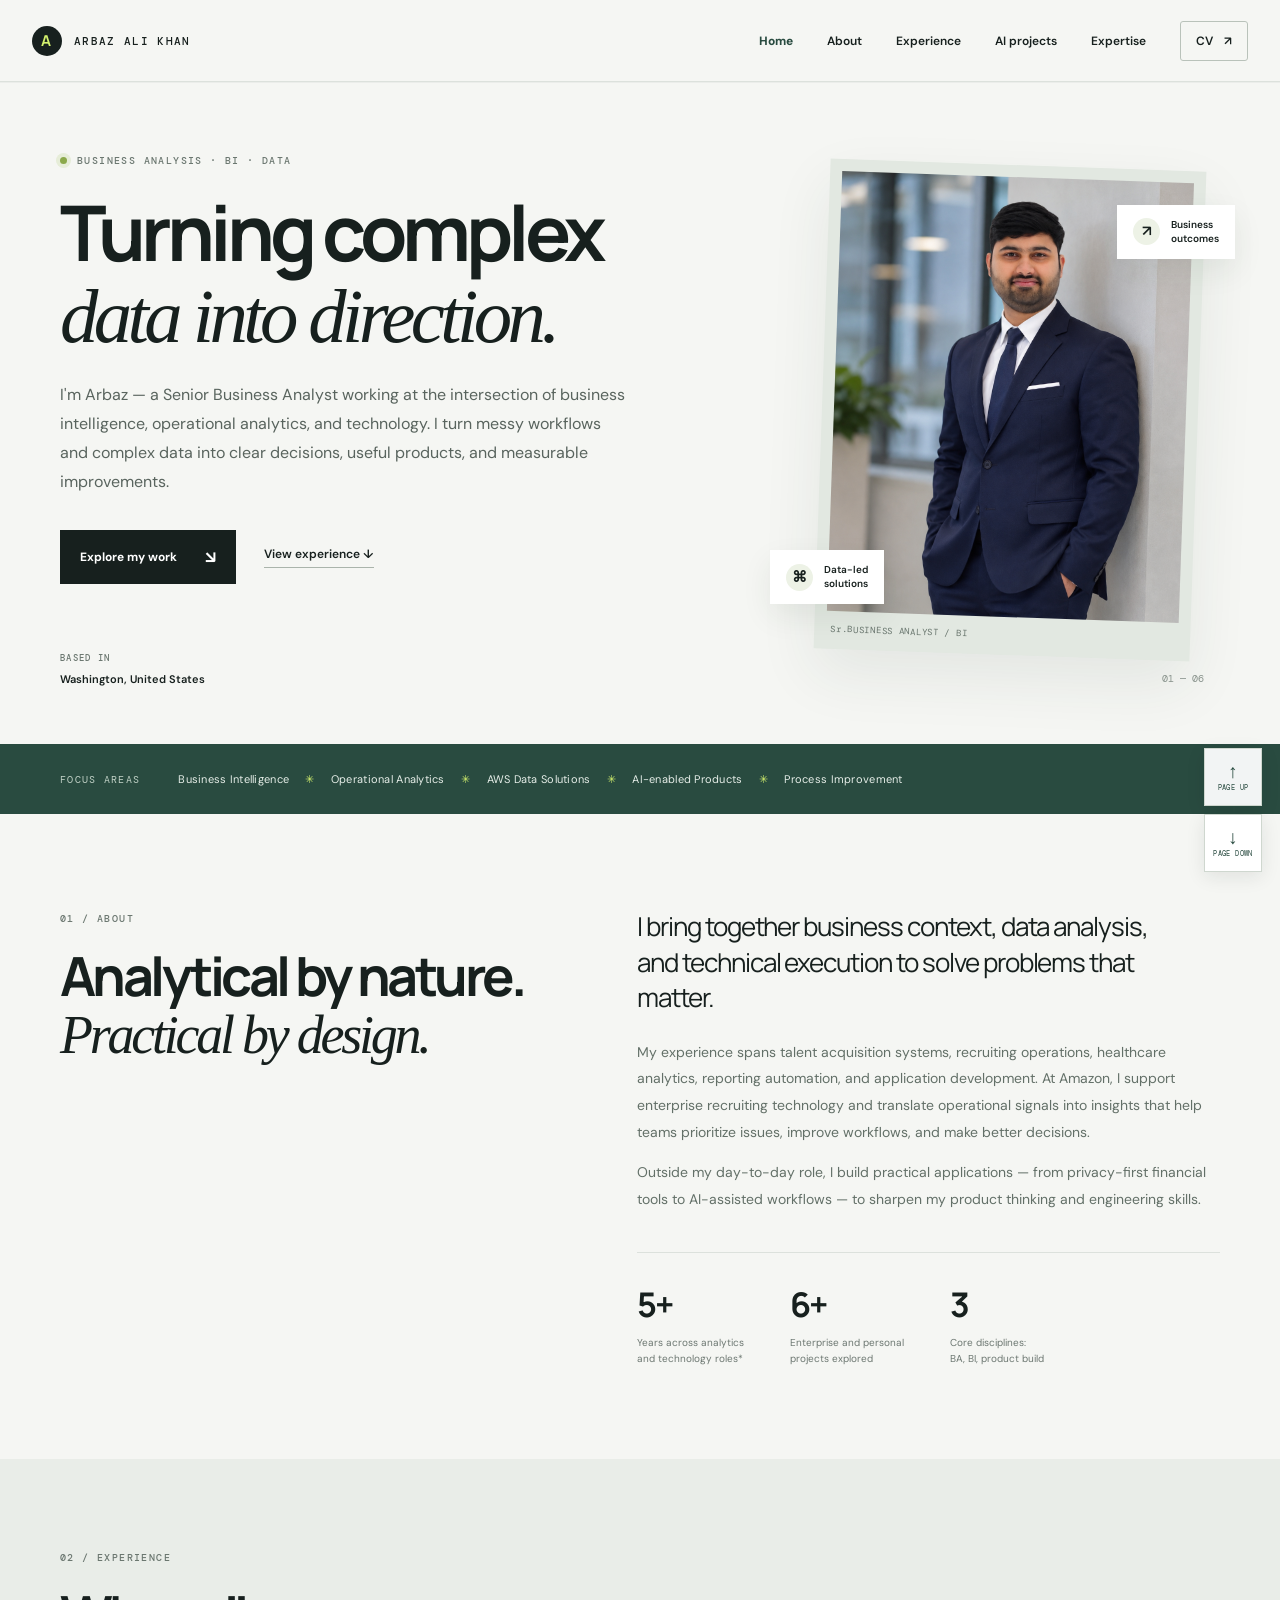
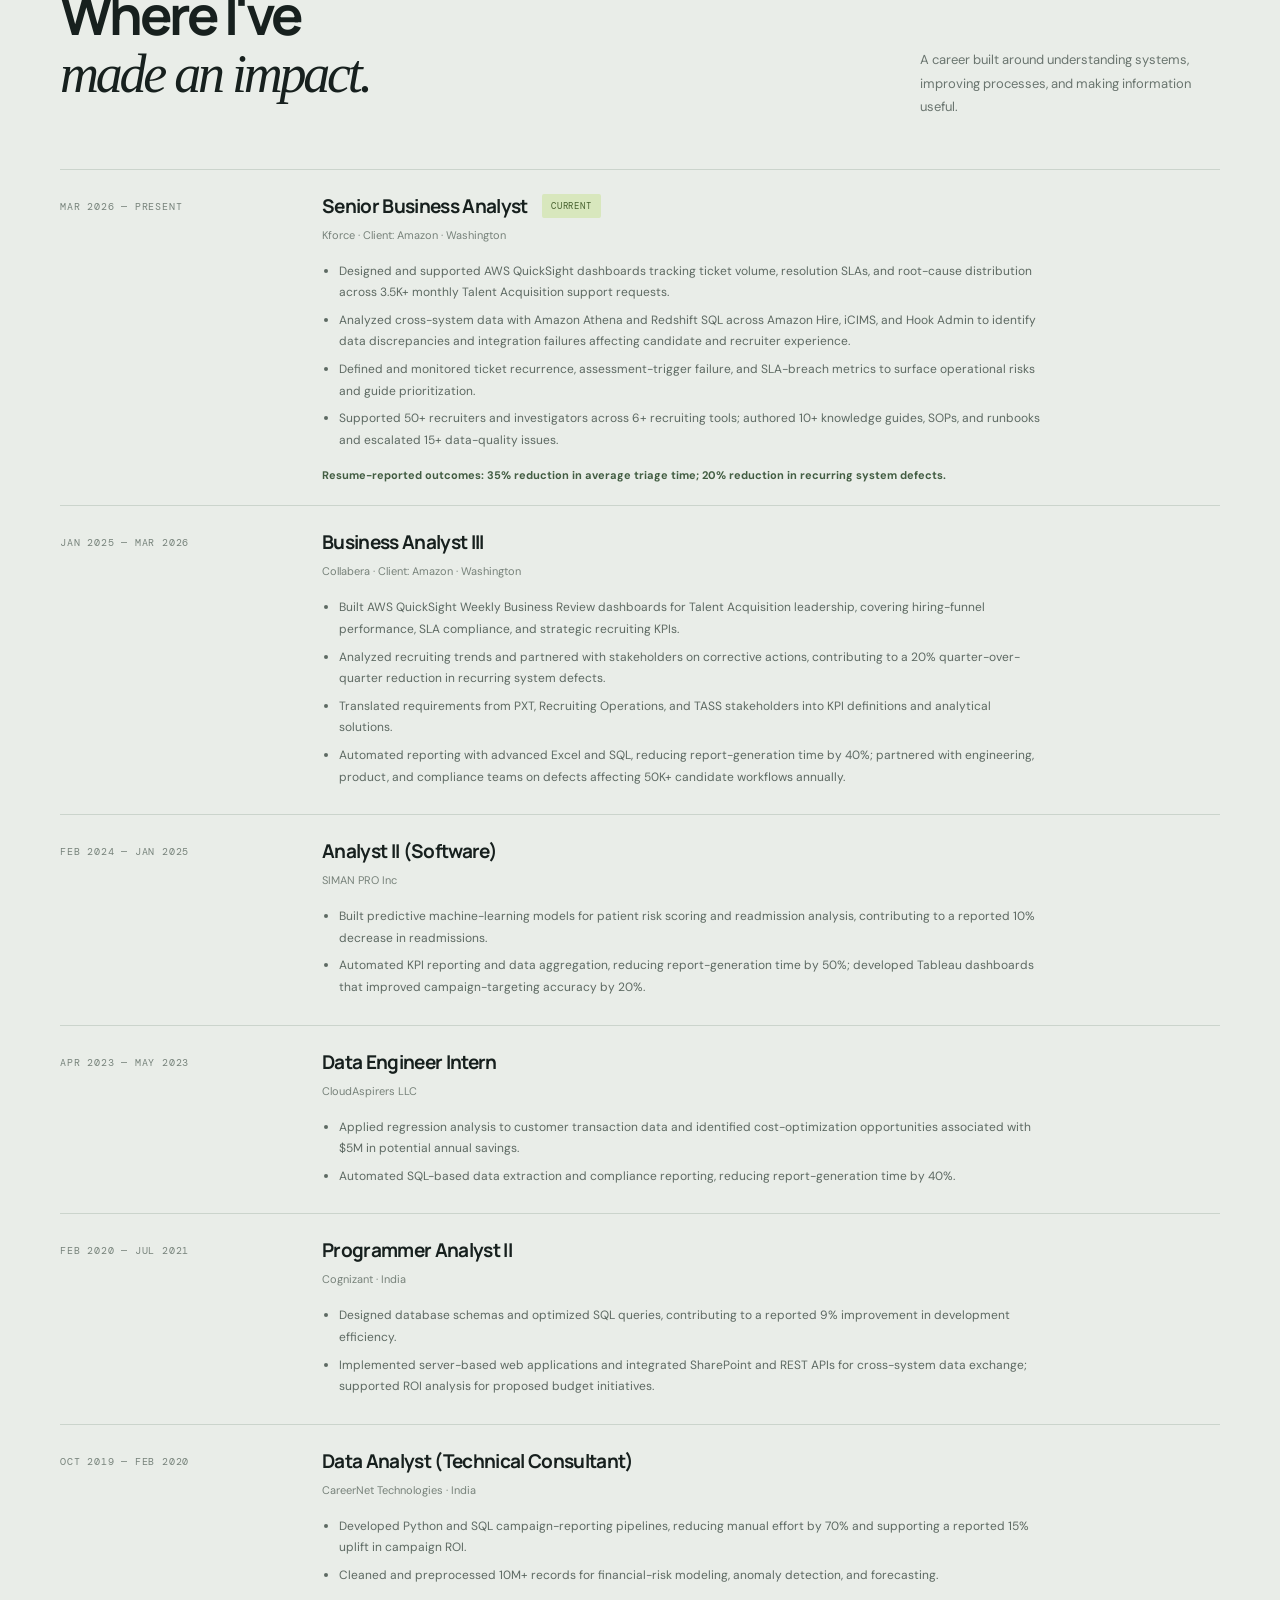
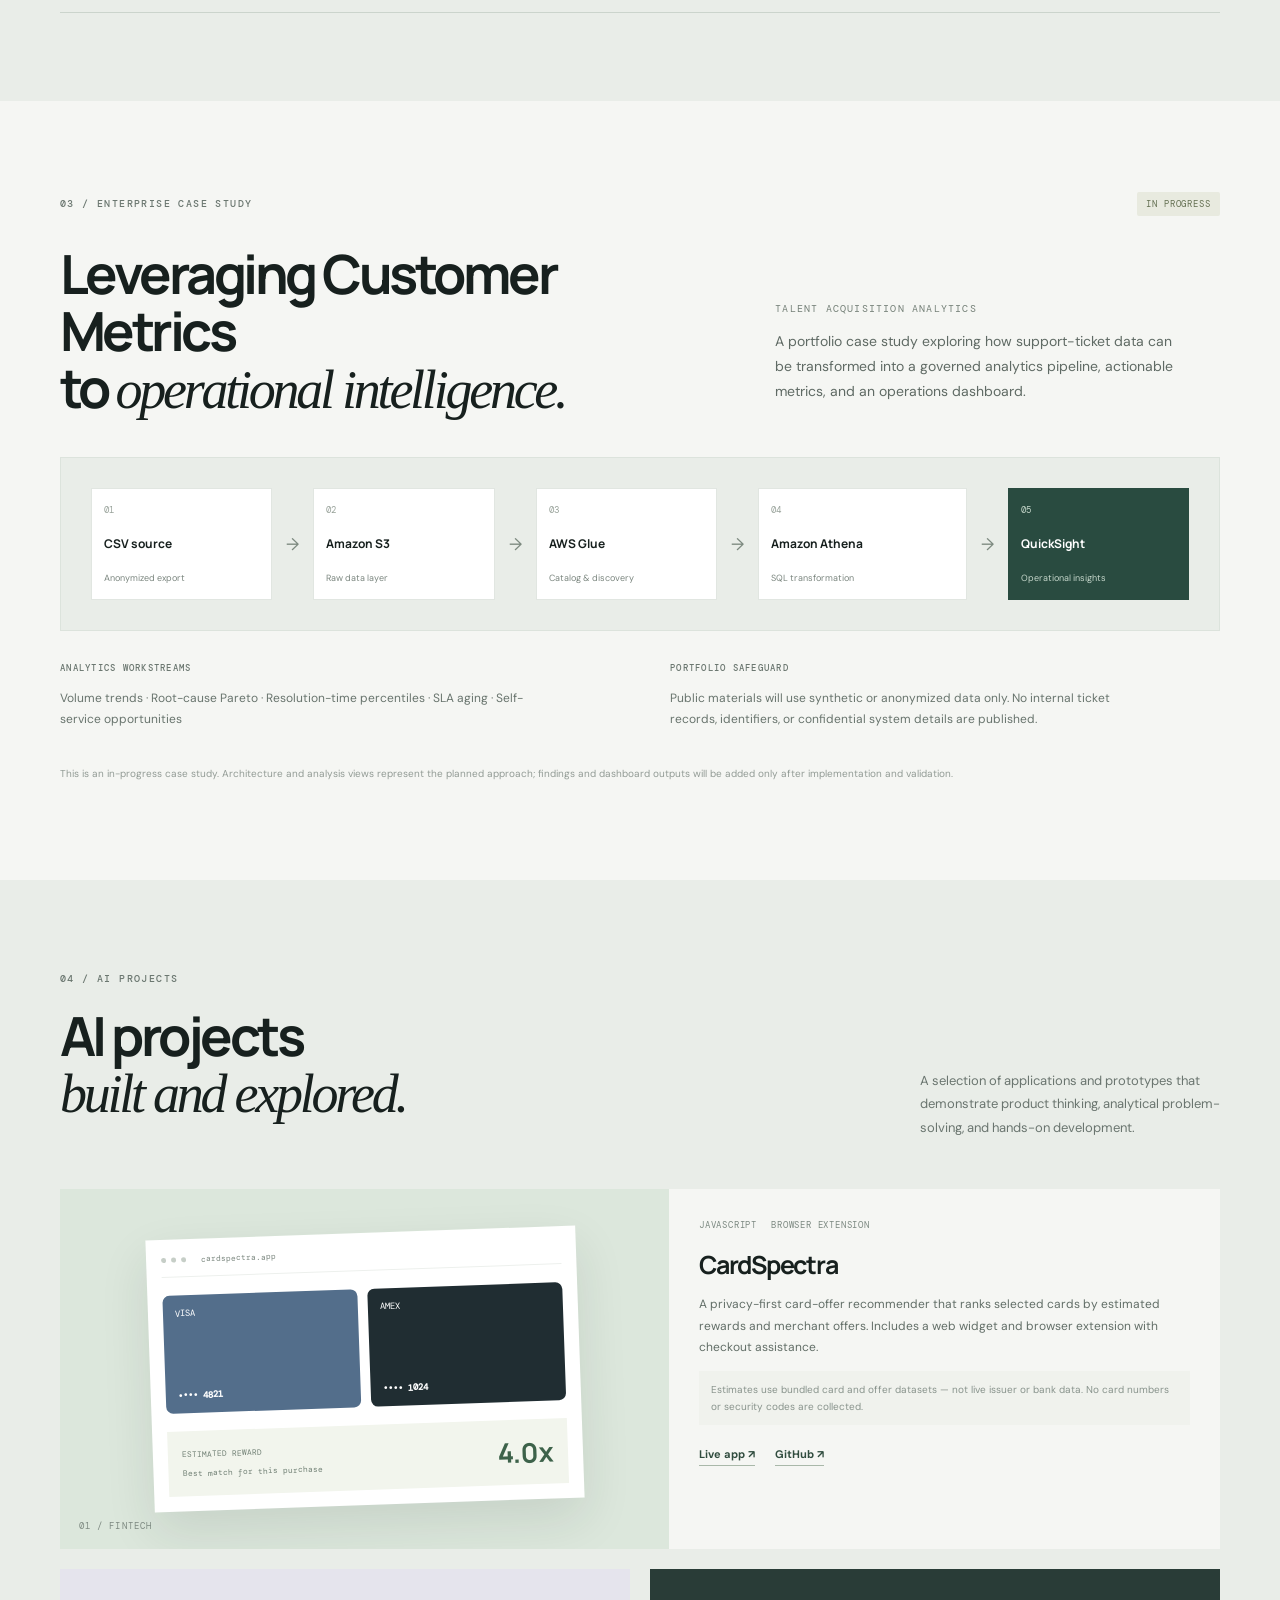
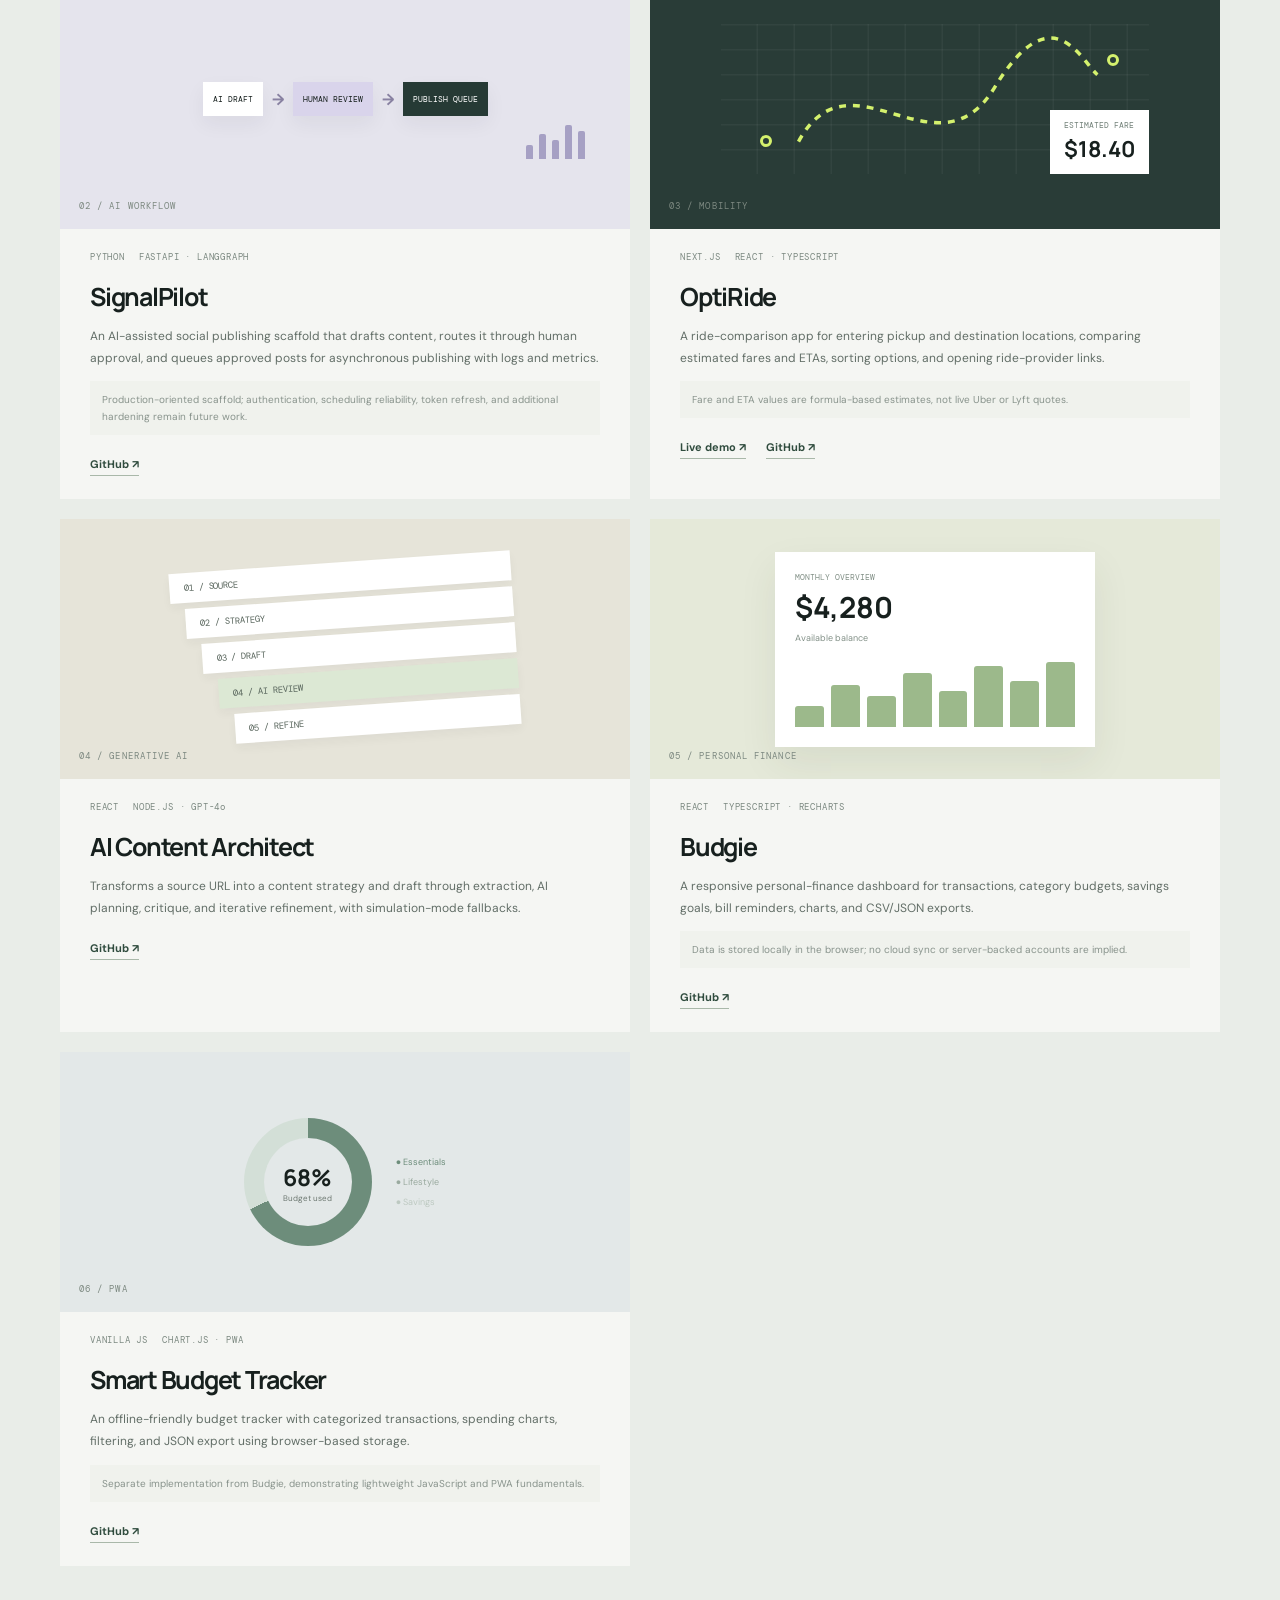
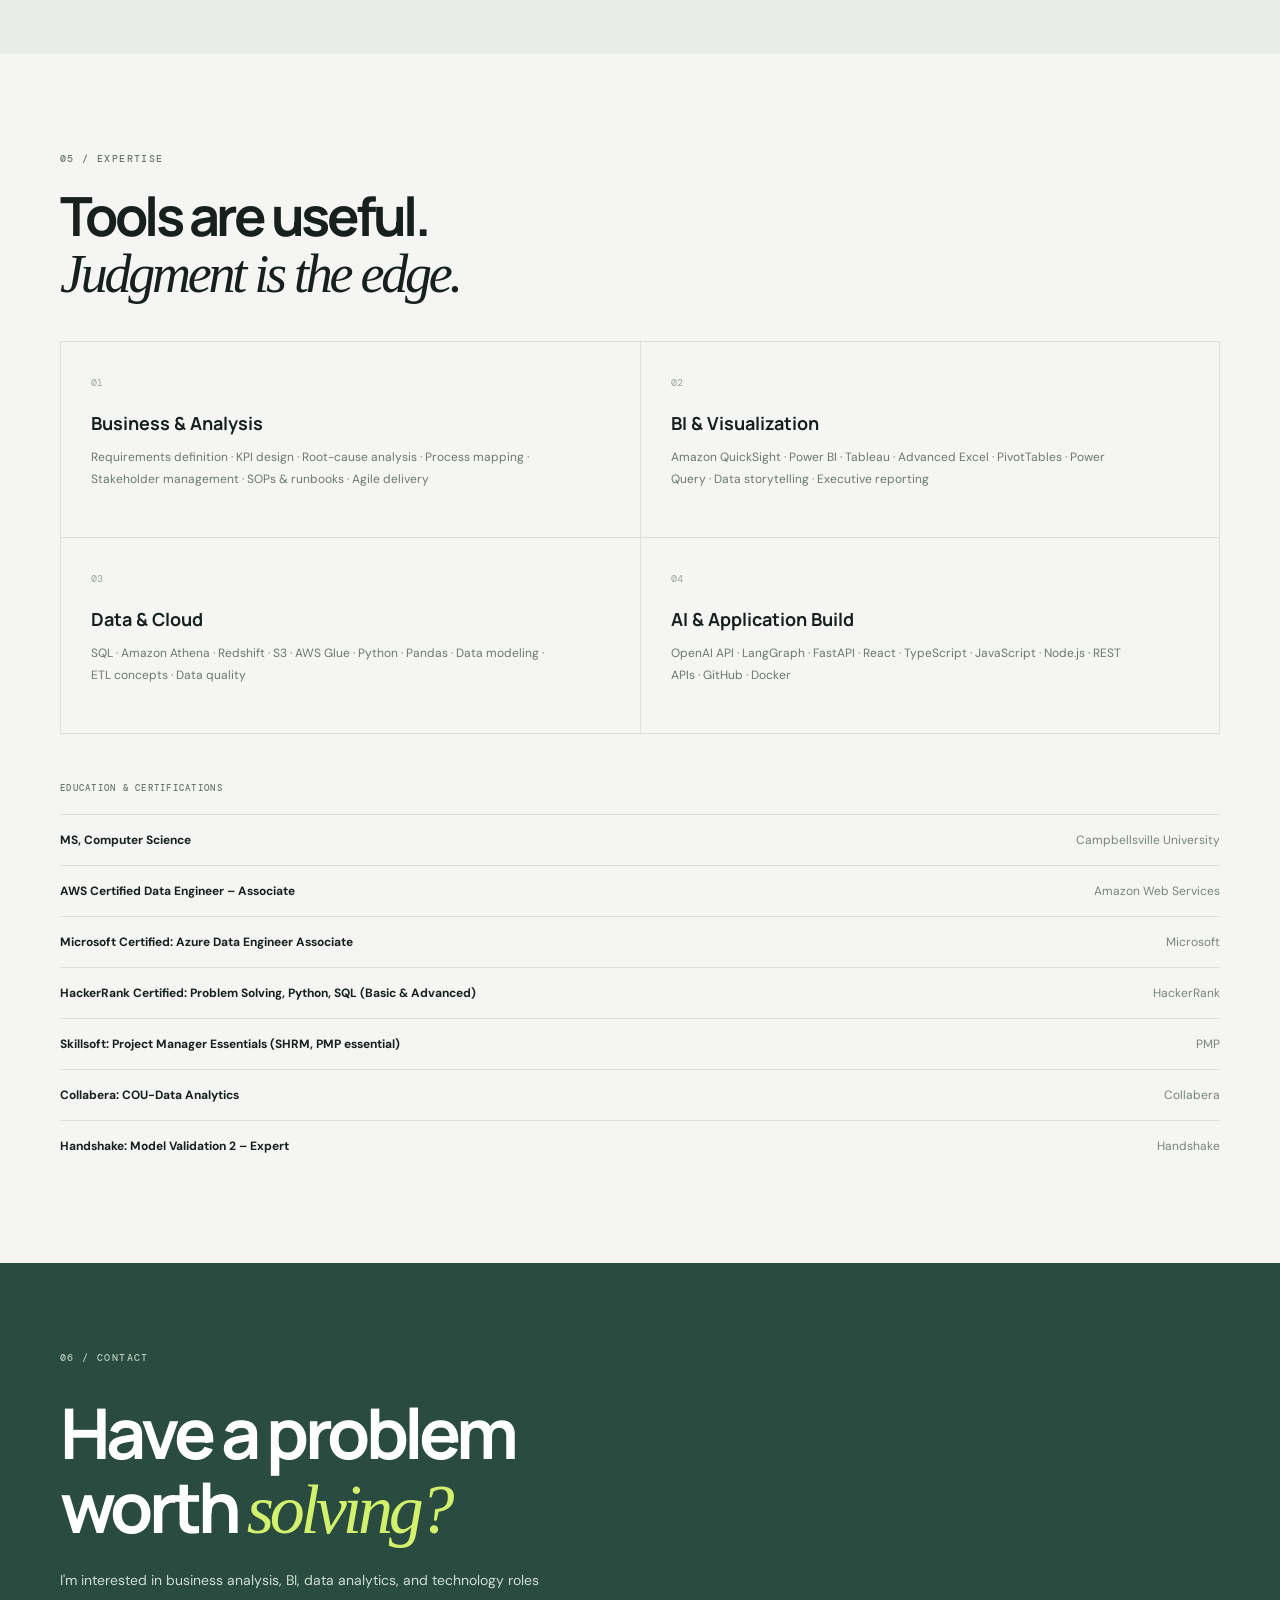
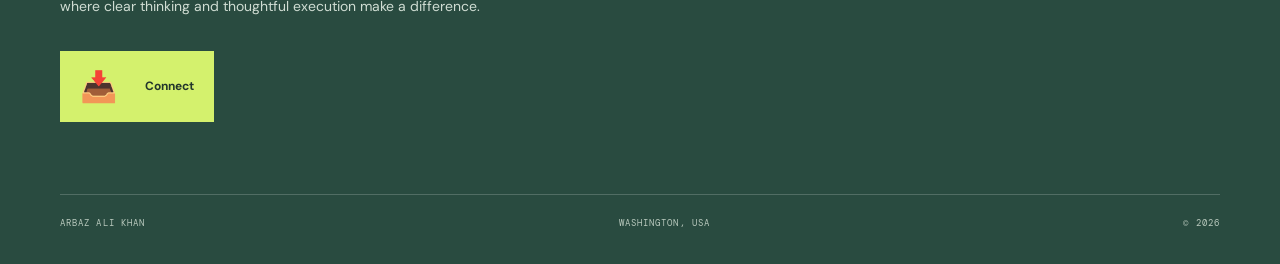
<file: index.html>
<!doctype html>
<html lang="en">
<head>
  <meta charset="utf-8">
  <meta name="viewport" content="width=device-width, initial-scale=1">
  <meta name="description" content="Portfolio of Arbaz Ali Khan — Senior Business Analyst focused on business intelligence, analytics, cloud data solutions, and AI-enabled applications.">
  <meta name="theme-color" content="#f5f6f3">
  <title>Arbaz Ali Khan | Business Intelligence & Analytics</title>
  <link rel="icon" type="image/svg+xml" href="assets/favicon.svg">
  <link rel="preconnect" href="https://fonts.googleapis.com">
  <link rel="preconnect" href="https://fonts.gstatic.com" crossorigin>
  <link href="https://fonts.googleapis.com/css2?family=DM+Mono:wght@400;500&family=DM+Sans:wght@400;500;600;700&family=Manrope:wght@400;500;600;700;800&display=swap" rel="stylesheet">
  <link rel="stylesheet" href="styles.css">
</head>
<body>
  <div class="page-shell">
<header class="site-header">
      <a class="brand" href="#top" aria-label="Arbaz Ali Khan home"><span class="brand-mark">A</span><span>ARBAZ ALI KHAN</span></a>
      <button class="menu-toggle" aria-label="Open navigation" aria-expanded="false" aria-controls="site-nav"><span></span><span></span></button>
      <nav class="site-nav" id="site-nav">
        <a href="#top" class="nav-home">Home</a><a href="#about">About</a><a href="#experience">Experience</a><a href="#work">AI projects</a><a href="#skills">Expertise</a><a href="cv.html" class="nav-contact" target="_blank" rel="noopener">CV <span>↗</span></a>
      </nav>
    </header>
    <main id="top">
      <section class="hero section-wrap">
        <div class="hero-copy">
          <p class="eyebrow"><span class="status-dot"></span> BUSINESS ANALYSIS · BI · DATA</p>
          <h1>Turning complex<br><em>data into direction.</em></h1>
          <p class="hero-lede">I'm Arbaz — a Senior Business Analyst working at the intersection of business intelligence, operational analytics, and technology. I turn messy workflows and complex data into clear decisions, useful products, and measurable improvements.</p>
          <div class="hero-actions">
            <a class="button button-dark" href="#work">Explore my work <span>↘</span></a>
            <a class="text-link" href="#experience">View experience <span>↓</span></a>
          </div>
          <div class="hero-meta">
            <div><span class="meta-label">BASED IN</span><strong>Washington, United States</strong></div>
          </div>
        </div>
        <div class="hero-visual">
          <div class="portrait-frame">
            <img src="Polished Corporate Portrait.png" alt="Arbaz Ali Khan, professional portrait">
            <div class="portrait-caption"><span>Sr.BUSINESS ANALYST / BI</span></div>
          </div>
          <div class="orbit-note note-top"><span class="note-icon">↗</span><span>Business<br>outcomes</span></div>
          <div class="orbit-note note-bottom"><span class="note-icon">⌘</span><span>Data-led<br>solutions</span></div>
          <div class="hero-index">01 — 06</div>
        </div>
      </section>

      <section class="signal-strip">
        <div class="signal-inner">
          <span>FOCUS AREAS</span>
          <p>Business Intelligence <b>✳</b> Operational Analytics <b>✳</b> AWS Data Solutions <b>✳</b> AI-enabled Products <b>✳</b> Process Improvement</p>
        </div>
      </section>

      <section class="section-wrap about-section" id="about">
        <div class="section-heading">
          <p class="eyebrow">01 / ABOUT</p>
          <h2>Analytical by nature.<br><em>Practical by design.</em></h2>
        </div>
        <div class="about-content">
          <p class="about-lede">I bring together business context, data analysis, and technical execution to solve problems that matter.</p>
          <p>My experience spans talent acquisition systems, recruiting operations, healthcare analytics, reporting automation, and application development. At Amazon, I support enterprise recruiting technology and translate operational signals into insights that help teams prioritize issues, improve workflows, and make better decisions.</p>
          <p>Outside my day-to-day role, I build practical applications — from privacy-first financial tools to AI-assisted workflows — to sharpen my product thinking and engineering skills.</p>
          <div class="about-stats">
            <div><strong>5+</strong><span>Years across analytics<br>and technology roles*</span></div>
            <div><strong>6+</strong><span>Enterprise and personal<br>projects explored</span></div>
            <div><strong>3</strong><span>Core disciplines:<br>BA, BI, product build</span></div>
          </div>
        </div>
      </section>

      <section class="experience-section" id="experience">
        <div class="section-wrap">
          <div class="section-heading section-heading-row">
            <div><p class="eyebrow">02 / EXPERIENCE</p><h2>Where I've<br><em>made an impact.</em></h2></div>
            <p class="section-aside">A career built around understanding systems, improving processes, and making information useful.</p>
          </div>
          <div class="timeline">
            <article class="timeline-item current">
              <div class="timeline-date">MAR 2026 — PRESENT</div>
              <div class="timeline-main">
                <div class="timeline-title"><h3>Senior Business Analyst</h3><span class="current-tag">CURRENT</span></div>
                <p class="company">Kforce · Client: Amazon · Washington</p>
                <ul>
                  <li>Designed and supported AWS QuickSight dashboards tracking ticket volume, resolution SLAs, and root-cause distribution across 3.5K+ monthly Talent Acquisition support requests.</li>
                  <li>Analyzed cross-system data with Amazon Athena and Redshift SQL across Amazon Hire, iCIMS, and Hook Admin to identify data discrepancies and integration failures affecting candidate and recruiter experience.</li>
                  <li>Defined and monitored ticket recurrence, assessment-trigger failure, and SLA-breach metrics to surface operational risks and guide prioritization.</li>
                  <li>Supported 50+ recruiters and investigators across 6+ recruiting tools; authored 10+ knowledge guides, SOPs, and runbooks and escalated 15+ data-quality issues.</li>
                </ul>
                <p class="impact-line">Resume-reported outcomes: 35% reduction in average triage time; 20% reduction in recurring system defects.</p>
              </div>
            </article>
            <article class="timeline-item">
              <div class="timeline-date">JAN 2025 — MAR 2026</div>
              <div class="timeline-main">
                <h3>Business Analyst III</h3>
                <p class="company">Collabera · Client: Amazon · Washington</p>
                <ul>
                  <li>Built AWS QuickSight Weekly Business Review dashboards for Talent Acquisition leadership, covering hiring-funnel performance, SLA compliance, and strategic recruiting KPIs.</li>
                  <li>Analyzed recruiting trends and partnered with stakeholders on corrective actions, contributing to a 20% quarter-over-quarter reduction in recurring system defects.</li>
                  <li>Translated requirements from PXT, Recruiting Operations, and TASS stakeholders into KPI definitions and analytical solutions.</li>
                  <li>Automated reporting with advanced Excel and SQL, reducing report-generation time by 40%; partnered with engineering, product, and compliance teams on defects affecting 50K+ candidate workflows annually.</li>
                </ul>
              </div>
            </article>
            <article class="timeline-item">
              <div class="timeline-date">FEB 2024 — JAN 2025</div>
              <div class="timeline-main">
                <h3>Analyst II (Software)</h3>
                <p class="company">SIMAN PRO Inc</p>
                <ul>
                  <li>Built predictive machine-learning models for patient risk scoring and readmission analysis, contributing to a reported 10% decrease in readmissions.</li>
                  <li>Automated KPI reporting and data aggregation, reducing report-generation time by 50%; developed Tableau dashboards that improved campaign-targeting accuracy by 20%.</li>
                </ul>
              </div>
            </article>
            <article class="timeline-item">
              <div class="timeline-date">APR 2023 — MAY 2023</div>
              <div class="timeline-main">
                <h3>Data Engineer Intern</h3>
                <p class="company">CloudAspirers LLC</p>
                <ul>
                  <li>Applied regression analysis to customer transaction data and identified cost-optimization opportunities associated with $5M in potential annual savings.</li>
                  <li>Automated SQL-based data extraction and compliance reporting, reducing report-generation time by 40%.</li>
                </ul>
              </div>
            </article>
            <article class="timeline-item">
              <div class="timeline-date">FEB 2020 — JUL 2021</div>
              <div class="timeline-main">
                <h3>Programmer Analyst II</h3>
                <p class="company">Cognizant · India</p>
                <ul>
                  <li>Designed database schemas and optimized SQL queries, contributing to a reported 9% improvement in development efficiency.</li>
                  <li>Implemented server-based web applications and integrated SharePoint and REST APIs for cross-system data exchange; supported ROI analysis for proposed budget initiatives.</li>
                </ul>
              </div>
            </article>
            <article class="timeline-item">
              <div class="timeline-date">OCT 2019 — FEB 2020</div>
              <div class="timeline-main">
                <h3>Data Analyst (Technical Consultant)</h3>
                <p class="company">CareerNet Technologies · India</p>
                <ul>
                  <li>Developed Python and SQL campaign-reporting pipelines, reducing manual effort by 70% and supporting a reported 15% uplift in campaign ROI.</li>
                  <li>Cleaned and preprocessed 10M+ records for financial-risk modeling, anomaly detection, and forecasting.</li>
                </ul>
              </div>
            </article>
          </div>
        </div>
      </section>

      <section class="section-wrap featured-case" id="case-study">
        <div class="case-topline"><p class="eyebrow">03 / ENTERPRISE CASE STUDY</p><span class="status-pill">IN PROGRESS</span></div>
        <div class="case-intro">
          <div><h2>Leveraging Customer Metrics<br>to <em>operational intelligence.</em></h2></div>
          <div><p class="case-label">TALENT ACQUISITION ANALYTICS</p><p class="case-summary">A portfolio case study exploring how support-ticket data can be transformed into a governed analytics pipeline, actionable metrics, and an operations dashboard.</p></div>
        </div>
        <div class="architecture" role="img" aria-label="Illustrative data architecture: anonymized CSV export flows into Amazon S3, AWS Glue, Amazon Athena, and QuickSight">
          <div class="arch-node"><span>01</span><strong>CSV source</strong><small>Anonymized export</small></div>
          <div class="arch-arrow">→</div>
          <div class="arch-node"><span>02</span><strong>Amazon S3</strong><small>Raw data layer</small></div>
          <div class="arch-arrow">→</div>
          <div class="arch-node"><span>03</span><strong>AWS Glue</strong><small>Catalog & discovery</small></div>
          <div class="arch-arrow">→</div>
          <div class="arch-node"><span>04</span><strong>Amazon Athena</strong><small>SQL transformation</small></div>
          <div class="arch-arrow">→</div>
          <div class="arch-node arch-node-accent"><span>05</span><strong>QuickSight</strong><small>Operational insights</small></div>
        </div>
        <div class="case-bottom">
          <div><span class="meta-label">ANALYTICS WORKSTREAMS</span><p>Volume trends · Root-cause Pareto · Resolution-time percentiles · SLA aging · Self-service opportunities</p></div>
          <div><span class="meta-label">PORTFOLIO SAFEGUARD</span><p>Public materials will use synthetic or anonymized data only. No internal ticket records, identifiers, or confidential system details are published.</p></div>
        </div>
        <p class="case-disclaimer">This is an in-progress case study. Architecture and analysis views represent the planned approach; findings and dashboard outputs will be added only after implementation and validation.</p>
      </section>

      <section class="work-section" id="work">
        <div class="section-wrap">
          <div class="section-heading section-heading-row">
            <div><p class="eyebrow">04 / AI PROJECTS</p><h2>AI projects<br><em>built and explored.</em></h2></div>
            <p class="section-aside">A selection of applications and prototypes that demonstrate product thinking, analytical problem-solving, and hands-on development.</p>
          </div>
          <div class="project-grid">
            <article class="project-card project-featured">
              <div class="project-visual visual-cards">
                <div class="mini-window"><div class="mini-top"><i></i><i></i><i></i><span>cardspectra.app</span></div><div class="mini-card-row"><div class="mini-bank-card blue-card">VISA <b>•••• 4821</b></div><div class="mini-bank-card dark-card">AMEX <b>•••• 1024</b></div></div><div class="mini-reward"><span>ESTIMATED REWARD</span><strong>4.0x</strong><small>Best match for this purchase</small></div></div>
                <span class="visual-index">01 / FINTECH</span>
              </div>
              <div class="project-content"><div class="project-meta"><span>JAVASCRIPT</span><span>BROWSER EXTENSION</span></div><h3>CardSpectra</h3><p>A privacy-first card-offer recommender that ranks selected cards by estimated rewards and merchant offers. Includes a web widget and browser extension with checkout assistance.</p><p class="accuracy-note">Estimates use bundled card and offer datasets — not live issuer or bank data. No card numbers or security codes are collected.</p><div class="project-links"><a href="https://Arbaz-Ali-Khan.github.io/Offers-Recommender/" target="_blank" rel="noreferrer">Live app ↗</a><a href="https://github.com/Arbaz-Ali-Khan/Offers-Recommender" target="_blank" rel="noreferrer">GitHub ↗</a></div></div>
            </article>

            <article class="project-card">
              <div class="project-visual visual-signal">
                <div class="signal-flow"><span class="flow-chip">AI DRAFT</span><b>→</b><span class="flow-chip review-chip">HUMAN REVIEW</span><b>→</b><span class="flow-chip publish-chip">PUBLISH QUEUE</span></div><div class="signal-bars"><i></i><i></i><i></i><i></i><i></i></div><span class="visual-index">02 / AI WORKFLOW</span>
              </div>
              <div class="project-content"><div class="project-meta"><span>PYTHON</span><span>FASTAPI · LANGGRAPH</span></div><h3>SignalPilot</h3><p>An AI-assisted social publishing scaffold that drafts content, routes it through human approval, and queues approved posts for asynchronous publishing with logs and metrics.</p><p class="accuracy-note">Production-oriented scaffold; authentication, scheduling reliability, token refresh, and additional hardening remain future work.</p><div class="project-links"><a href="https://github.com/Arbaz-Ali-Khan/signalpilot-hitl" target="_blank" rel="noreferrer">GitHub ↗</a></div></div>
            </article>

            <article class="project-card">
              <div class="project-visual visual-opti">
                <div class="route-map"><span class="route-pin pin-a"></span><span class="route-pin pin-b"></span><svg viewBox="0 0 320 130" aria-hidden="true"><path d="M35 95 C80 12 155 130 205 48 S280 25 294 37" fill="none" stroke="#d4f16d" stroke-width="3" stroke-dasharray="6 6"/></svg><div class="fare-chip"><small>ESTIMATED FARE</small><strong>$18.40</strong></div></div><span class="visual-index">03 / MOBILITY</span>
              </div>
              <div class="project-content"><div class="project-meta"><span>NEXT.JS</span><span>REACT · TYPESCRIPT</span></div><h3>OptiRide</h3><p>A ride-comparison app for entering pickup and destination locations, comparing estimated fares and ETAs, sorting options, and opening ride-provider links.</p><p class="accuracy-note">Fare and ETA values are formula-based estimates, not live Uber or Lyft quotes.</p><div class="project-links"><a href="https://optiride-six.vercel.app/" target="_blank" rel="noreferrer">Live demo ↗</a><a href="https://github.com/Arbaz-Ali-Khan/ride-compare" target="_blank" rel="noreferrer">GitHub ↗</a></div></div>
            </article>

            <article class="project-card">
              <div class="project-visual visual-content">
                <div class="content-stack"><span>01 / SOURCE</span><span>02 / STRATEGY</span><span>03 / DRAFT</span><span>04 / AI REVIEW</span><span>05 / REFINE</span></div><span class="visual-index">04 / GENERATIVE AI</span>
              </div>
              <div class="project-content"><div class="project-meta"><span>REACT</span><span>NODE.JS · GPT-4o</span></div><h3>AI Content Architect</h3><p>Transforms a source URL into a content strategy and draft through extraction, AI planning, critique, and iterative refinement, with simulation-mode fallbacks.</p><div class="project-links"><a href="https://github.com/Arbaz-Ali-Khan/ai-content-architect" target="_blank" rel="noreferrer">GitHub ↗</a></div></div>
            </article>

            <article class="project-card">
              <div class="project-visual visual-budgie">
                <div class="budget-ui"><div class="budget-total"><small>MONTHLY OVERVIEW</small><strong>$4,280</strong><span>Available balance</span></div><div class="budget-chart"><i></i><i></i><i></i><i></i><i></i><i></i><i></i><i></i></div></div><span class="visual-index">05 / PERSONAL FINANCE</span>
              </div>
              <div class="project-content"><div class="project-meta"><span>REACT</span><span>TYPESCRIPT · RECHARTS</span></div><h3>Budgie</h3><p>A responsive personal-finance dashboard for transactions, category budgets, savings goals, bill reminders, charts, and CSV/JSON exports.</p><p class="accuracy-note">Data is stored locally in the browser; no cloud sync or server-backed accounts are implied.</p><div class="project-links"><a href="https://github.com/Arbaz-Ali-Khan/Budgie" target="_blank" rel="noreferrer">GitHub ↗</a></div></div>
            </article>

            <article class="project-card">
              <div class="project-visual visual-budget">
                <div class="budget-donut"><div><strong>68%</strong><small>Budget used</small></div></div><div class="budget-legend"><span>● Essentials</span><span>● Lifestyle</span><span>● Savings</span></div><span class="visual-index">06 / PWA</span>
              </div>
              <div class="project-content"><div class="project-meta"><span>VANILLA JS</span><span>CHART.JS · PWA</span></div><h3>Smart Budget Tracker</h3><p>An offline-friendly budget tracker with categorized transactions, spending charts, filtering, and JSON export using browser-based storage.</p><p class="accuracy-note">Separate implementation from Budgie, demonstrating lightweight JavaScript and PWA fundamentals.</p><div class="project-links"><a href="https://github.com/Arbaz-Ali-Khan/budget-tracker" target="_blank" rel="noreferrer">GitHub ↗</a></div></div>
            </article>
          </div>
        </div>
      </section>

      <section class="section-wrap skills-section" id="skills">
        <div class="section-heading"><p class="eyebrow">05 / EXPERTISE</p><h2>Tools are useful.<br><em>Judgment is the edge.</em></h2></div>
        <div class="skills-grid">
          <div class="skill-group"><span class="skill-number">01</span><h3>Business & Analysis</h3><p>Requirements definition · KPI design · Root-cause analysis · Process mapping · Stakeholder management · SOPs & runbooks · Agile delivery</p></div>
          <div class="skill-group"><span class="skill-number">02</span><h3>BI & Visualization</h3><p>Amazon QuickSight · Power BI · Tableau · Advanced Excel · PivotTables · Power Query · Data storytelling · Executive reporting</p></div>
          <div class="skill-group"><span class="skill-number">03</span><h3>Data & Cloud</h3><p>SQL · Amazon Athena · Redshift · S3 · AWS Glue · Python · Pandas · Data modeling · ETL concepts · Data quality</p></div>
          <div class="skill-group"><span class="skill-number">04</span><h3>AI & Application Build</h3><p>OpenAI API · LangGraph · FastAPI · React · TypeScript · JavaScript · Node.js · REST APIs · GitHub · Docker</p></div>
        </div>
        <div class="certifications">
          <span class="meta-label">EDUCATION & CERTIFICATIONS </span>
          <div class="cert-row"><strong>MS, Computer Science</strong><span>Campbellsville University</span></div>
          <div class="cert-row"><strong>AWS Certified Data Engineer – Associate</strong><span>Amazon Web Services</span></div>
          <div class="cert-row"><strong>Microsoft Certified: Azure Data Engineer Associate</strong><span>Microsoft</span></div>
          <div class="cert-row"><strong>HackerRank Certified: Problem Solving, Python, SQL (Basic & Advanced)</strong><span>HackerRank</span></div>
          <div class="cert-row"><strong>Skillsoft: Project Manager Essentials (SHRM, PMP essential)</strong><span>PMP</span></div>
          <div class="cert-row"><strong>Collabera: COU-Data Analytics</strong><span>Collabera</span></div>
          <div class="cert-row"><strong>Handshake: Model Validation 2 – Expert</strong><span>Handshake</span></div>
        </div>
      </section>

      <section class="contact-section" id="contact">
        <div class="section-wrap contact-wrap">
          <p class="eyebrow">06 / CONTACT</p>
          <h2>Have a problem<br>worth <em>solving?</em></h2>
          <p class="contact-lede">I'm interested in business analysis, BI, data analytics, and technology roles where clear thinking and thoughtful execution make a difference.</p>
          <div class="contact-actions"><a class="button button-light" href="mailto:arbazalikhan450@gmail.com"><span style='font-size:30px;'>&#128229;</span> Connect </a></div>
          <div class="contact-footer"><span>ARBAZ ALI KHAN</span><span>WASHINGTON, USA</span><span>© <span id="year"></span></span></div>
        </div>
      </section>
    </main>
  </div>
  <aside class="scroll-profile" aria-label="Profile portrait while browsing sections"><div class="scroll-profile-frame"><img src="Polished Corporate Portrait.png" alt="Arbaz Ali Khan, professional portrait"><span>ARBAZ ALI KHAN</span><small>BUSINESS ANALYST · BI</small></div></aside>
  <nav class="page-scroll-controls" aria-label="Page scrolling controls"><button type="button" id="page-up" aria-label="Scroll up one page"><span>↑</span><small>PAGE UP</small></button><button type="button" id="page-down" aria-label="Scroll down one page"><span>↓</span><small>PAGE DOWN</small></button></nav>
  <script src="script.js"></script>
</body>
</html>
</file>
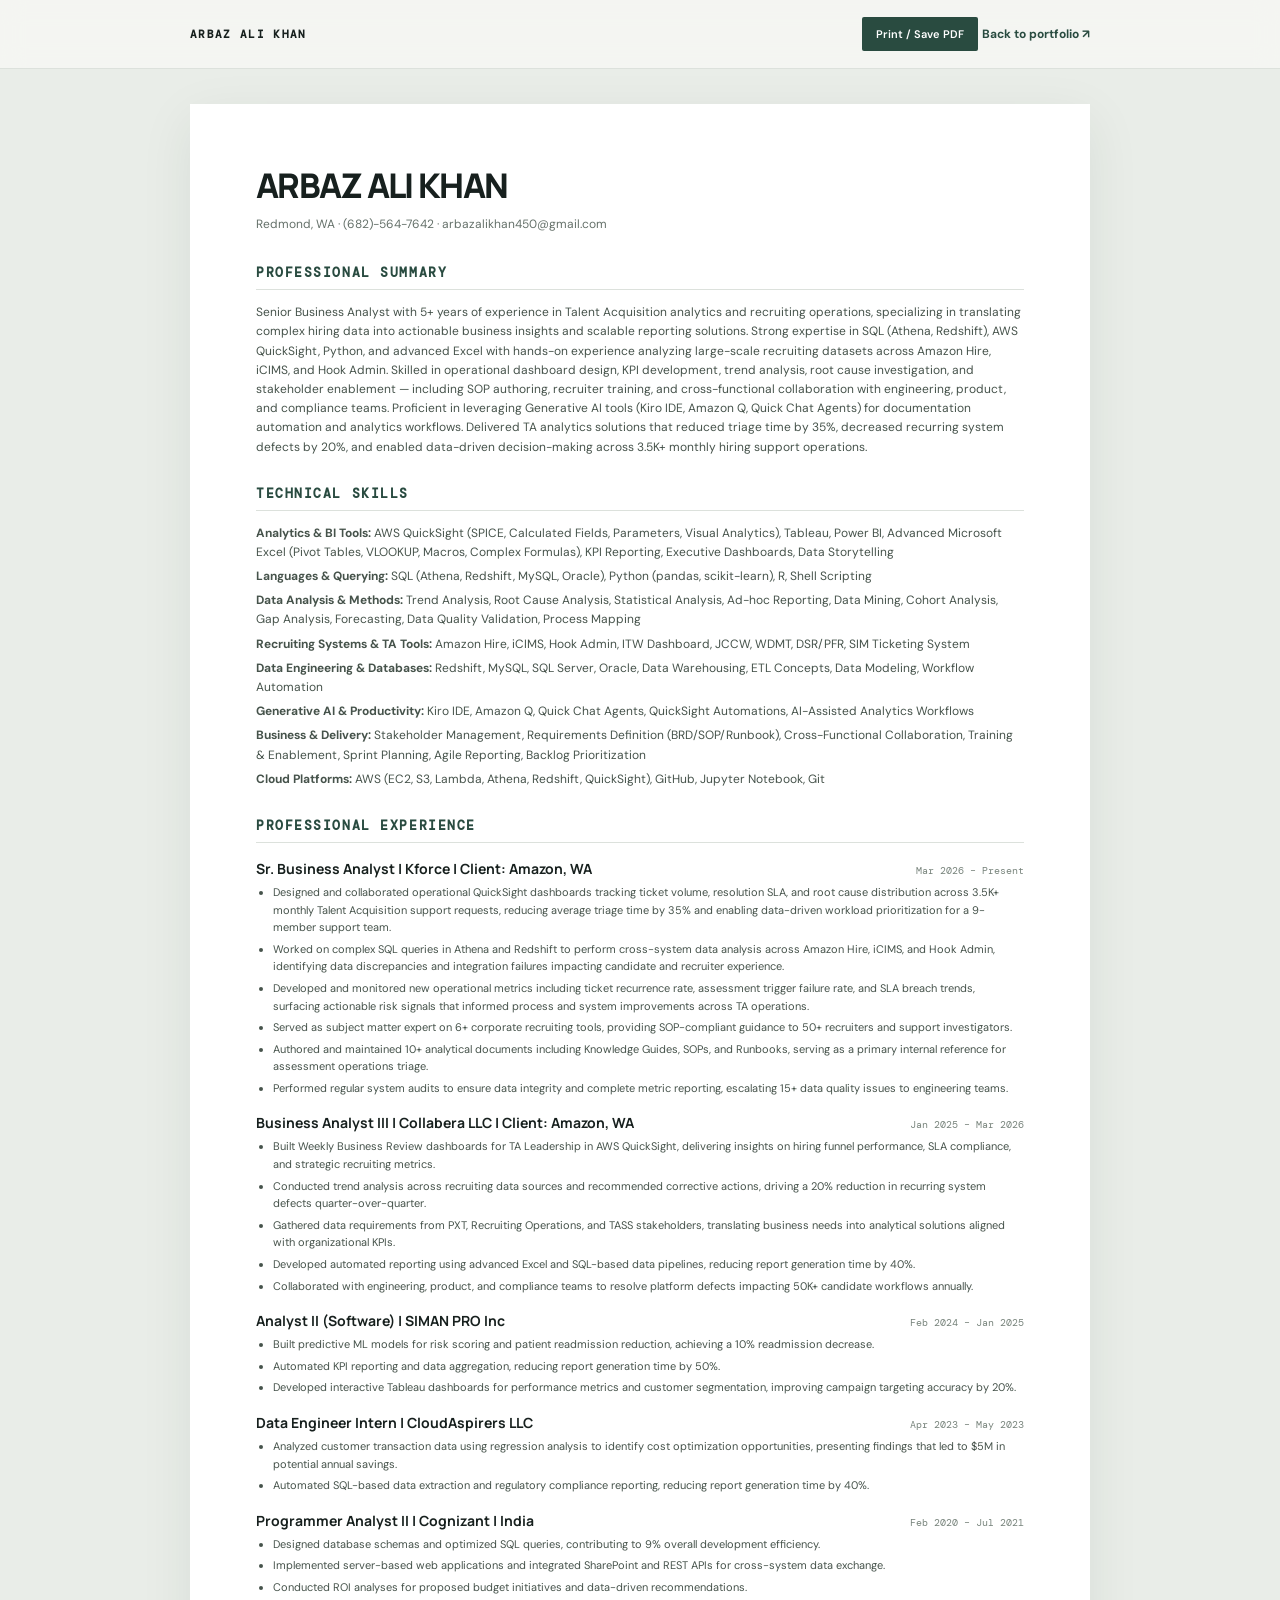
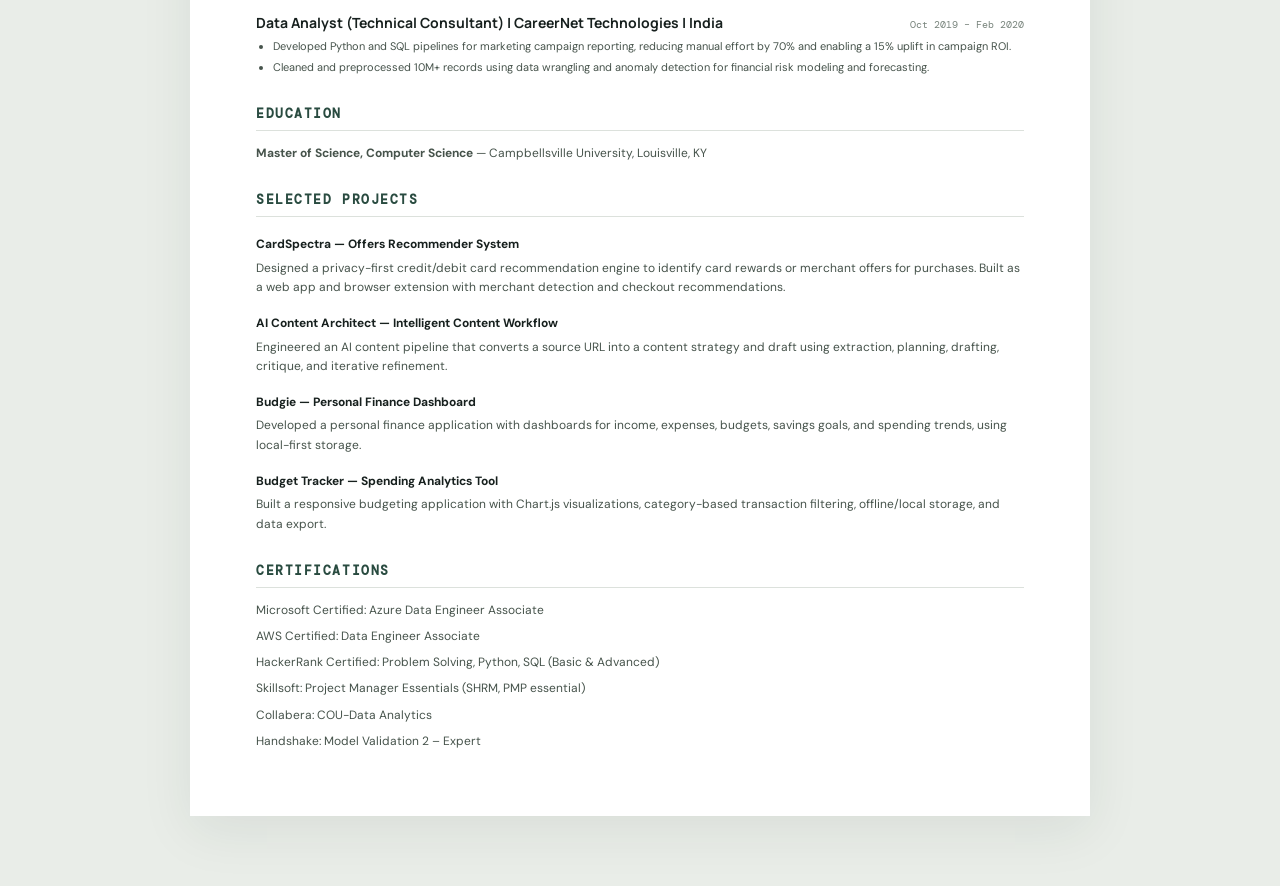
<file: cv.html>
<!doctype html>
<html lang="en">
<head>
<meta charset="utf-8">
<meta name="viewport" content="width=device-width, initial-scale=1">
<meta name="description" content="CV of Arbaz Ali Khan — Senior Business Analyst.">
<title>CV | Arbaz Ali Khan</title>
<link rel="preconnect" href="https://fonts.googleapis.com">
<link rel="preconnect" href="https://fonts.gstatic.com" crossorigin>
<link href="https://fonts.googleapis.com/css2?family=DM+Mono:wght@400;500&family=DM+Sans:wght@400;500;600;700&family=Manrope:wght@400;500;600;700;800&display=swap" rel="stylesheet">
<style>
:root{--ink:#17201e;--muted:#65716a;--line:#dce1dc;--paper:#f5f6f3;--green:#294b40;--lime:#d4f16d}
*{box-sizing:border-box}body{margin:0;background:#e9ede8;color:var(--ink);font-family:"DM Sans",Arial,sans-serif;line-height:1.6}.top{position:sticky;top:0;background:rgba(245,246,243,.95);backdrop-filter:blur(12px);border-bottom:1px solid var(--line);z-index:5}.top-inner{width:min(900px,calc(100% - 40px));height:68px;margin:auto;display:flex;align-items:center;justify-content:space-between}.brand{font:600 11px "DM Mono",monospace;letter-spacing:.12em;text-decoration:none;color:var(--ink)}.back{font-size:12px;font-weight:700;text-decoration:none;color:var(--green)}.sheet{width:min(900px,calc(100% - 40px));margin:35px auto 70px;background:white;padding:58px 66px;box-shadow:0 15px 50px #1b302014}.name{font:800 34px "Manrope",sans-serif;letter-spacing:-.05em;margin:0 0 7px}.contact{font-size:12px;color:var(--muted);margin:0 0 30px}.section{margin-top:28px}.section h2{font:700 13px "DM Mono",monospace;letter-spacing:.12em;text-transform:uppercase;border-bottom:1px solid var(--line);padding-bottom:8px;margin:0 0 13px;color:var(--green)}p{font-size:12px;margin:7px 0;color:#46534b}.skills p{margin:5px 0}.job{margin:16px 0}.job-head{display:flex;justify-content:space-between;gap:16px;align-items:baseline}.job h3{font:700 14px "Manrope",sans-serif;margin:0}.date{font:10px "DM Mono",monospace;color:#78847c;white-space:nowrap}.company{font-size:11px;color:#6c7770;margin:2px 0 6px}.job ul{padding-left:17px;margin:6px 0}.job li{font-size:11px;line-height:1.6;margin:4px 0;color:#46534b}.project{margin:12px 0}.project strong{font-size:12px}.project p{margin-top:3px}.edu-line,.cert-line{font-size:12px;margin:7px 0}.print{border:0;background:var(--green);color:#fff;padding:10px 14px;font:600 11px "DM Sans",sans-serif;cursor:pointer;border-radius:2px}@media(max-width:650px){.sheet{padding:30px 23px;margin:18px auto 40px}.name{font-size:27px}.job-head{display:block}.date{display:block;margin-top:3px}.top-inner{height:60px}}@media print{body{background:#fff}.top{display:none}.sheet{width:100%;margin:0;padding:0;box-shadow:none}.section{break-inside:avoid}.job{break-inside:avoid}}
</style>
</head>
<body>
<header class="top"><div class="top-inner"><a class="brand" href="index.html">ARBAZ ALI KHAN</a><div><button class="print" onclick="window.print()">Print / Save PDF</button> <a class="back" href="index.html">Back to portfolio ↗</a></div></div></header>
<main class="sheet">
<h1 class="name">ARBAZ ALI KHAN</h1>
<p class="contact">Redmond, WA · (682)-564-7642 · arbazalikhan450@gmail.com</p>
<section class="section"><h2>Professional Summary</h2><p>Senior Business Analyst with 5+ years of experience in Talent Acquisition analytics and recruiting operations, specializing in translating complex hiring data into actionable business insights and scalable reporting solutions. Strong expertise in SQL (Athena, Redshift), AWS QuickSight, Python, and advanced Excel with hands-on experience analyzing large-scale recruiting datasets across Amazon Hire, iCIMS, and Hook Admin. Skilled in operational dashboard design, KPI development, trend analysis, root cause investigation, and stakeholder enablement — including SOP authoring, recruiter training, and cross-functional collaboration with engineering, product, and compliance teams. Proficient in leveraging Generative AI tools (Kiro IDE, Amazon Q, Quick Chat Agents) for documentation automation and analytics workflows. Delivered TA analytics solutions that reduced triage time by 35%, decreased recurring system defects by 20%, and enabled data-driven decision-making across 3.5K+ monthly hiring support operations.</p></section>
<section class="section skills"><h2>Technical Skills</h2>
<p><b>Analytics & BI Tools:</b> AWS QuickSight (SPICE, Calculated Fields, Parameters, Visual Analytics), Tableau, Power BI, Advanced Microsoft Excel (Pivot Tables, VLOOKUP, Macros, Complex Formulas), KPI Reporting, Executive Dashboards, Data Storytelling</p>
<p><b>Languages & Querying:</b> SQL (Athena, Redshift, MySQL, Oracle), Python (pandas, scikit-learn), R, Shell Scripting</p>
<p><b>Data Analysis & Methods:</b> Trend Analysis, Root Cause Analysis, Statistical Analysis, Ad-hoc Reporting, Data Mining, Cohort Analysis, Gap Analysis, Forecasting, Data Quality Validation, Process Mapping</p>
<p><b>Recruiting Systems & TA Tools:</b> Amazon Hire, iCIMS, Hook Admin, ITW Dashboard, JCCW, WDMT, DSR/PFR, SIM Ticketing System</p>
<p><b>Data Engineering & Databases:</b> Redshift, MySQL, SQL Server, Oracle, Data Warehousing, ETL Concepts, Data Modeling, Workflow Automation</p>
<p><b>Generative AI & Productivity:</b> Kiro IDE, Amazon Q, Quick Chat Agents, QuickSight Automations, AI-Assisted Analytics Workflows</p>
<p><b>Business & Delivery:</b> Stakeholder Management, Requirements Definition (BRD/SOP/Runbook), Cross-Functional Collaboration, Training & Enablement, Sprint Planning, Agile Reporting, Backlog Prioritization</p>
<p><b>Cloud Platforms:</b> AWS (EC2, S3, Lambda, Athena, Redshift, QuickSight), GitHub, Jupyter Notebook, Git</p>
</section>
<section class="section"><h2>Professional Experience</h2>
<div class="job"><div class="job-head"><h3>Sr. Business Analyst | Kforce | Client: Amazon, WA</h3><span class="date">Mar 2026 – Present</span></div>
<ul><li>Designed and collaborated operational QuickSight dashboards tracking ticket volume, resolution SLA, and root cause distribution across 3.5K+ monthly Talent Acquisition support requests, reducing average triage time by 35% and enabling data-driven workload prioritization for a 9-member support team.</li><li>Worked on complex SQL queries in Athena and Redshift to perform cross-system data analysis across Amazon Hire, iCIMS, and Hook Admin, identifying data discrepancies and integration failures impacting candidate and recruiter experience.</li><li>Developed and monitored new operational metrics including ticket recurrence rate, assessment trigger failure rate, and SLA breach trends, surfacing actionable risk signals that informed process and system improvements across TA operations.</li><li>Served as subject matter expert on 6+ corporate recruiting tools, providing SOP-compliant guidance to 50+ recruiters and support investigators.</li><li>Authored and maintained 10+ analytical documents including Knowledge Guides, SOPs, and Runbooks, serving as a primary internal reference for assessment operations triage.</li><li>Performed regular system audits to ensure data integrity and complete metric reporting, escalating 15+ data quality issues to engineering teams.</li></ul></div>
<div class="job"><div class="job-head"><h3>Business Analyst III | Collabera LLC | Client: Amazon, WA</h3><span class="date">Jan 2025 – Mar 2026</span></div>
<ul><li>Built Weekly Business Review dashboards for TA Leadership in AWS QuickSight, delivering insights on hiring funnel performance, SLA compliance, and strategic recruiting metrics.</li><li>Conducted trend analysis across recruiting data sources and recommended corrective actions, driving a 20% reduction in recurring system defects quarter-over-quarter.</li><li>Gathered data requirements from PXT, Recruiting Operations, and TASS stakeholders, translating business needs into analytical solutions aligned with organizational KPIs.</li><li>Developed automated reporting using advanced Excel and SQL-based data pipelines, reducing report generation time by 40%.</li><li>Collaborated with engineering, product, and compliance teams to resolve platform defects impacting 50K+ candidate workflows annually.</li></ul></div>
<div class="job"><div class="job-head"><h3>Analyst II (Software) | SIMAN PRO Inc</h3><span class="date">Feb 2024 – Jan 2025</span></div>
<ul><li>Built predictive ML models for risk scoring and patient readmission reduction, achieving a 10% readmission decrease.</li><li>Automated KPI reporting and data aggregation, reducing report generation time by 50%.</li><li>Developed interactive Tableau dashboards for performance metrics and customer segmentation, improving campaign targeting accuracy by 20%.</li></ul></div>
<div class="job"><div class="job-head"><h3>Data Engineer Intern | CloudAspirers LLC</h3><span class="date">Apr 2023 – May 2023</span></div>
<ul><li>Analyzed customer transaction data using regression analysis to identify cost optimization opportunities, presenting findings that led to $5M in potential annual savings.</li><li>Automated SQL-based data extraction and regulatory compliance reporting, reducing report generation time by 40%.</li></ul></div>
<div class="job"><div class="job-head"><h3>Programmer Analyst II | Cognizant | India</h3><span class="date">Feb 2020 – Jul 2021</span></div>
<ul><li>Designed database schemas and optimized SQL queries, contributing to 9% overall development efficiency.</li><li>Implemented server-based web applications and integrated SharePoint and REST APIs for cross-system data exchange.</li><li>Conducted ROI analyses for proposed budget initiatives and data-driven recommendations.</li></ul></div>
<div class="job"><div class="job-head"><h3>Data Analyst (Technical Consultant) | CareerNet Technologies | India</h3><span class="date">Oct 2019 – Feb 2020</span></div>
<ul><li>Developed Python and SQL pipelines for marketing campaign reporting, reducing manual effort by 70% and enabling a 15% uplift in campaign ROI.</li><li>Cleaned and preprocessed 10M+ records using data wrangling and anomaly detection for financial risk modeling and forecasting.</li></ul></div>
</section>
<section class="section"><h2>Education</h2><p class="edu-line"><b>Master of Science, Computer Science</b> — Campbellsville University, Louisville, KY</p></section>
<section class="section"><h2>Selected Projects</h2>
<div class="project"><strong>CardSpectra — Offers Recommender System</strong><p>Designed a privacy-first credit/debit card recommendation engine to identify card rewards or merchant offers for purchases. Built as a web app and browser extension with merchant detection and checkout recommendations.</p></div>
<div class="project"><strong>AI Content Architect — Intelligent Content Workflow</strong><p>Engineered an AI content pipeline that converts a source URL into a content strategy and draft using extraction, planning, drafting, critique, and iterative refinement.</p></div>
<div class="project"><strong>Budgie — Personal Finance Dashboard</strong><p>Developed a personal finance application with dashboards for income, expenses, budgets, savings goals, and spending trends, using local-first storage.</p></div>
<div class="project"><strong>Budget Tracker — Spending Analytics Tool</strong><p>Built a responsive budgeting application with Chart.js visualizations, category-based transaction filtering, offline/local storage, and data export.</p></div>
</section>
<section class="section"><h2>Certifications</h2>
<p class="cert-line">Microsoft Certified: Azure Data Engineer Associate</p><p class="cert-line">AWS Certified: Data Engineer Associate</p><p class="cert-line">HackerRank Certified: Problem Solving, Python, SQL (Basic & Advanced)</p><p class="cert-line">Skillsoft: Project Manager Essentials (SHRM, PMP essential)</p><p class="cert-line">Collabera: COU-Data Analytics</p><p class="cert-line">Handshake: Model Validation 2 – Expert</p>
</section>
</main>
</body></html>
</file>
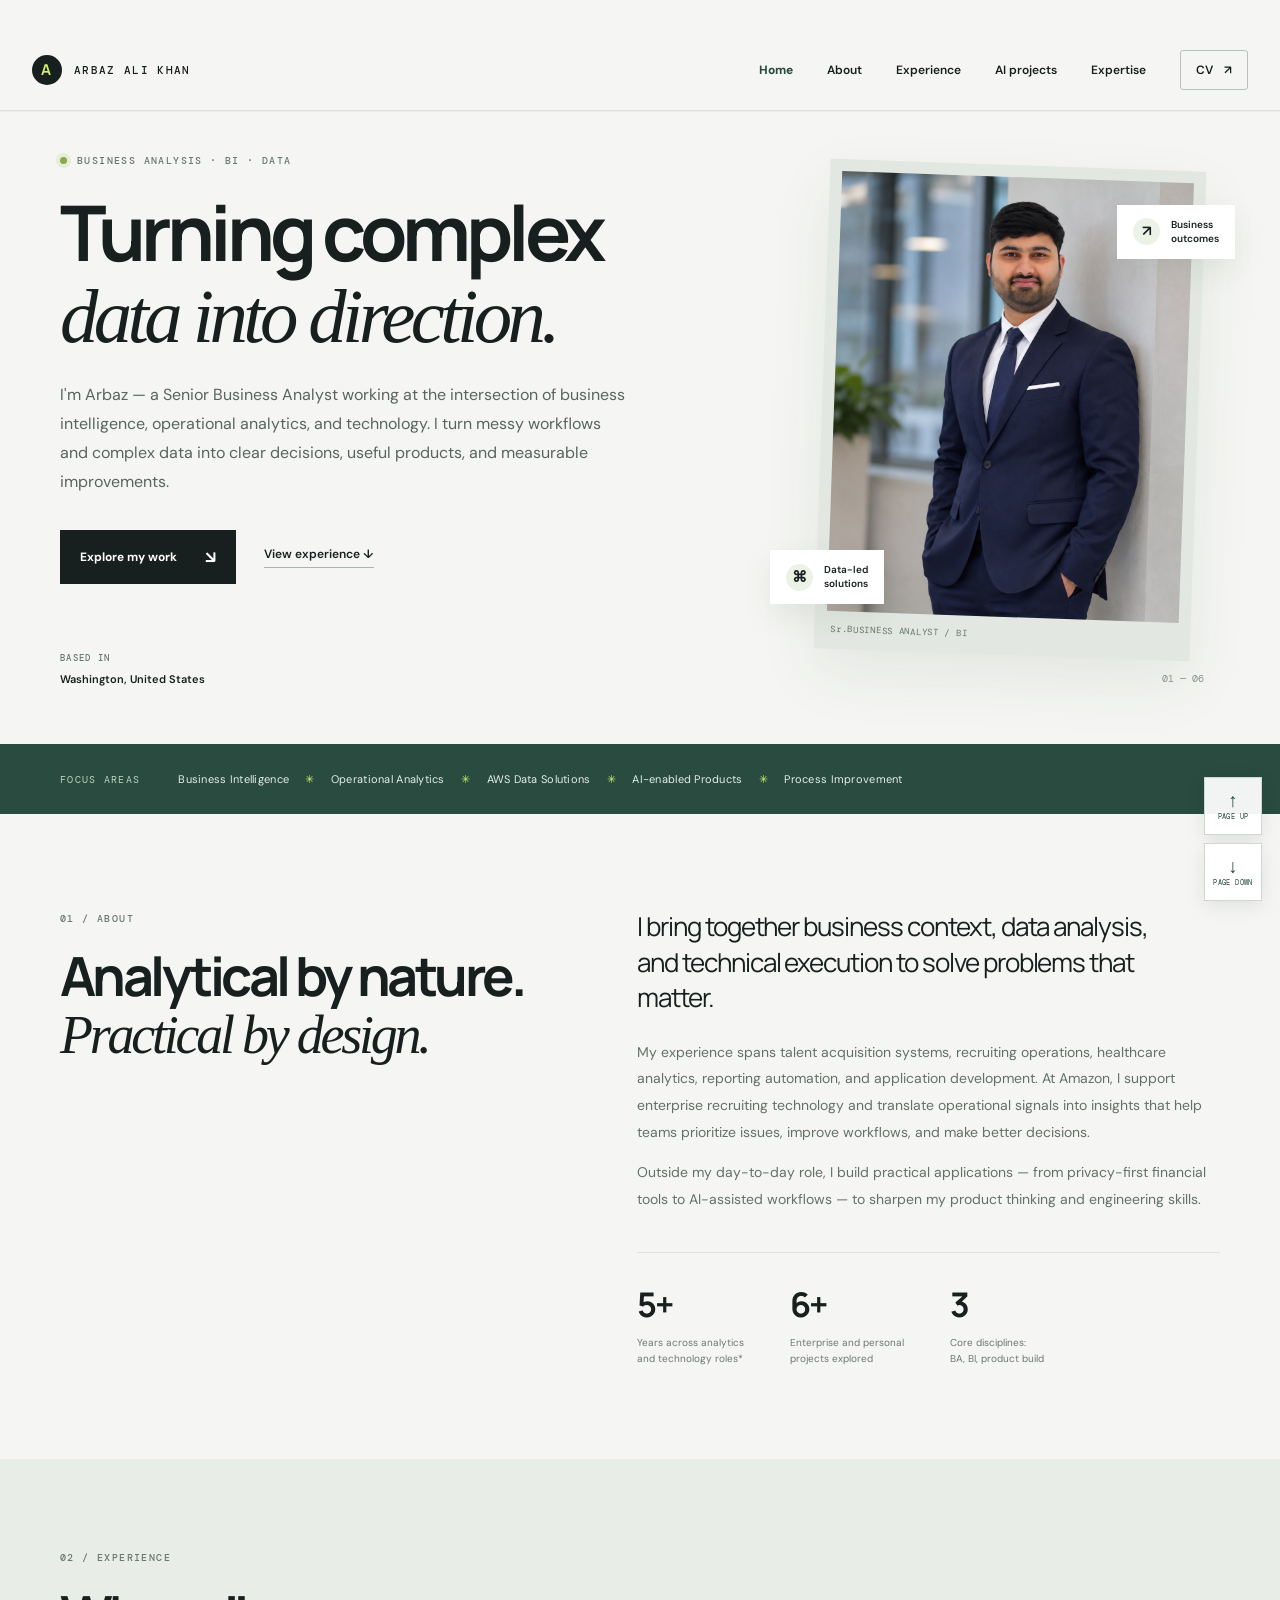
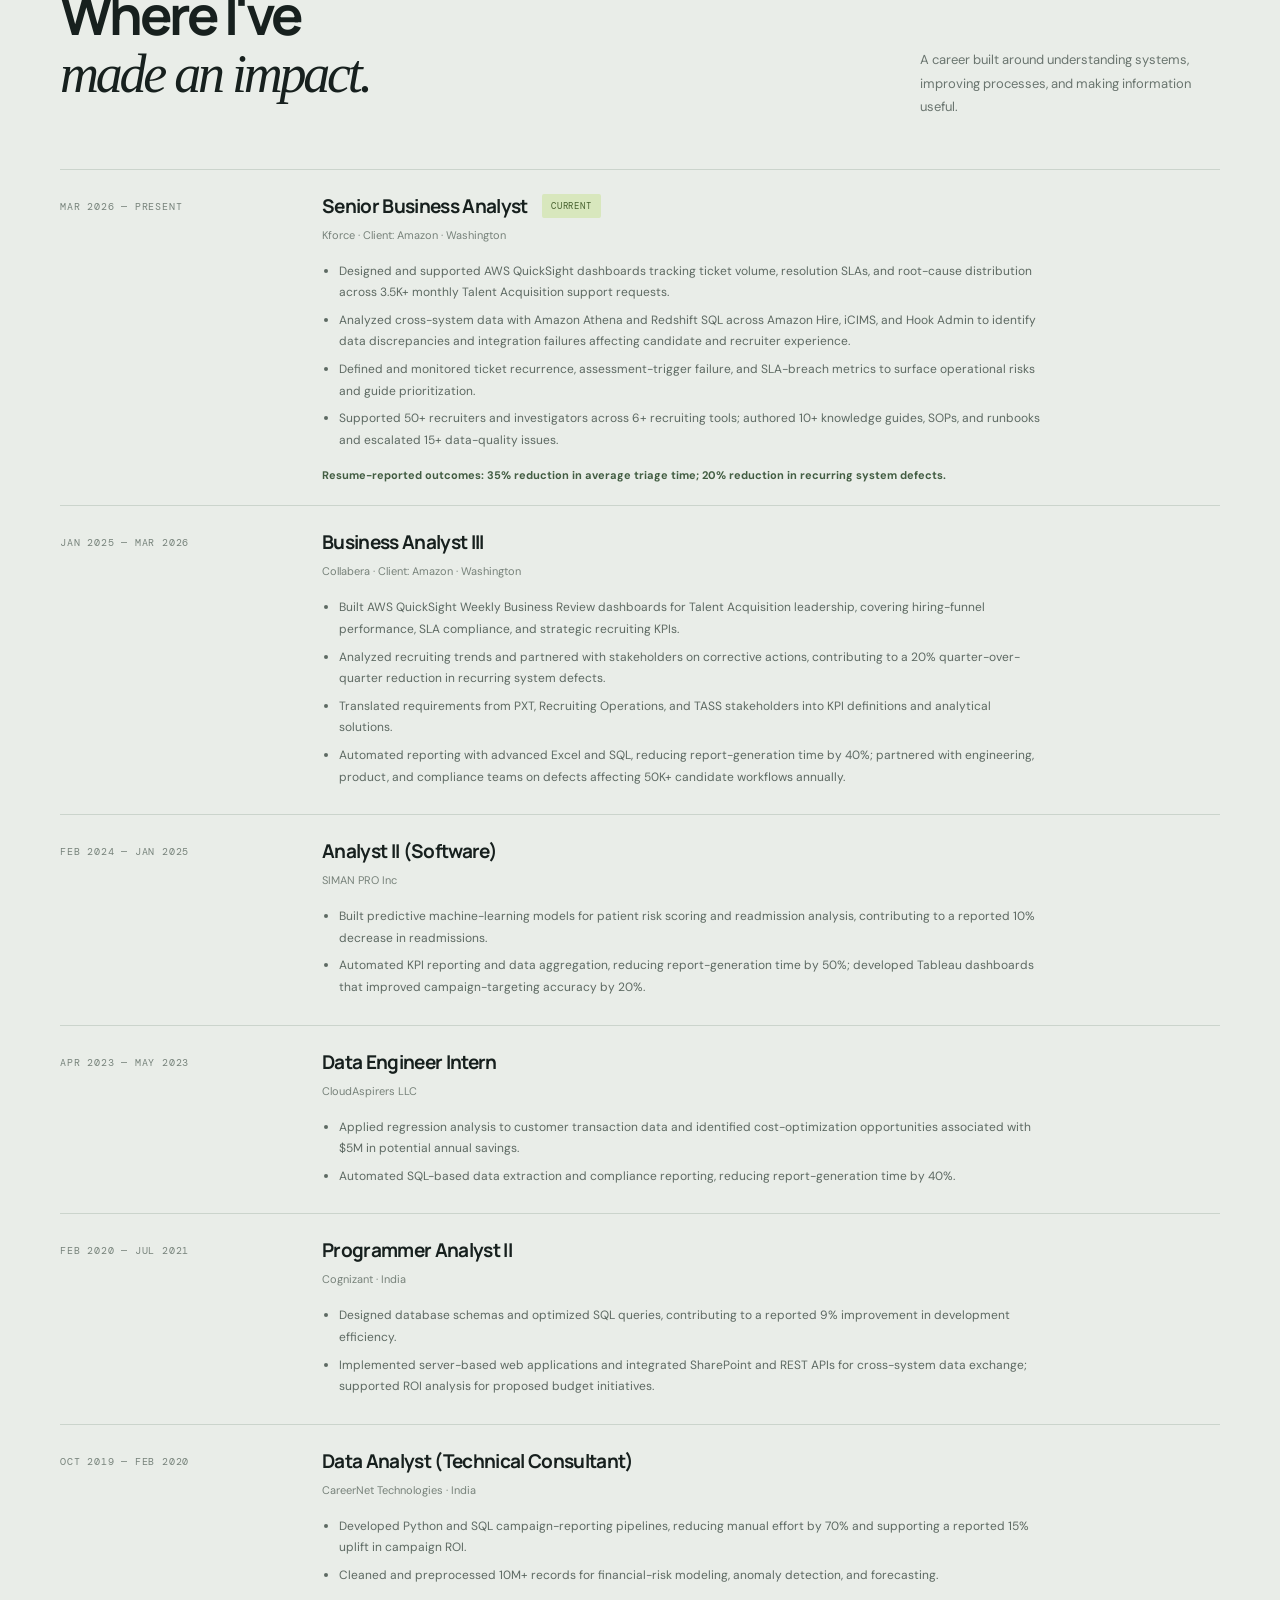
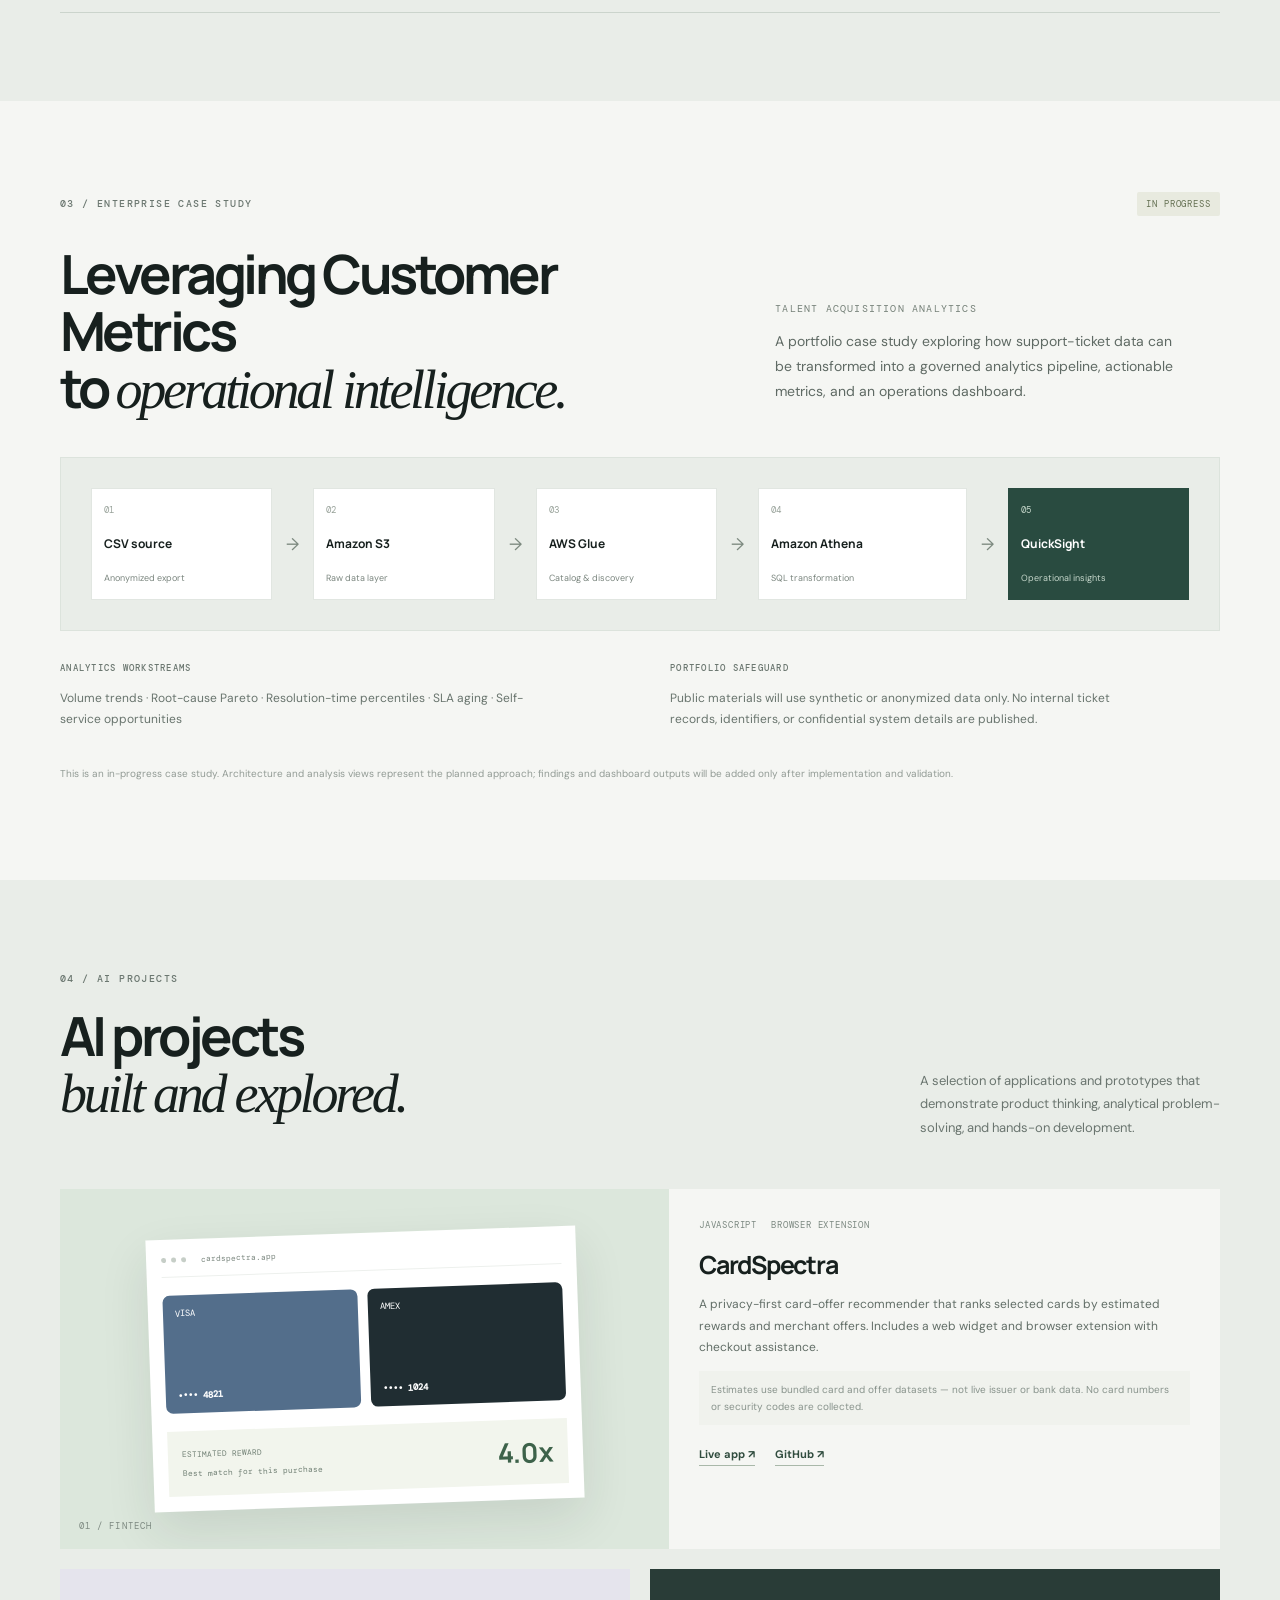
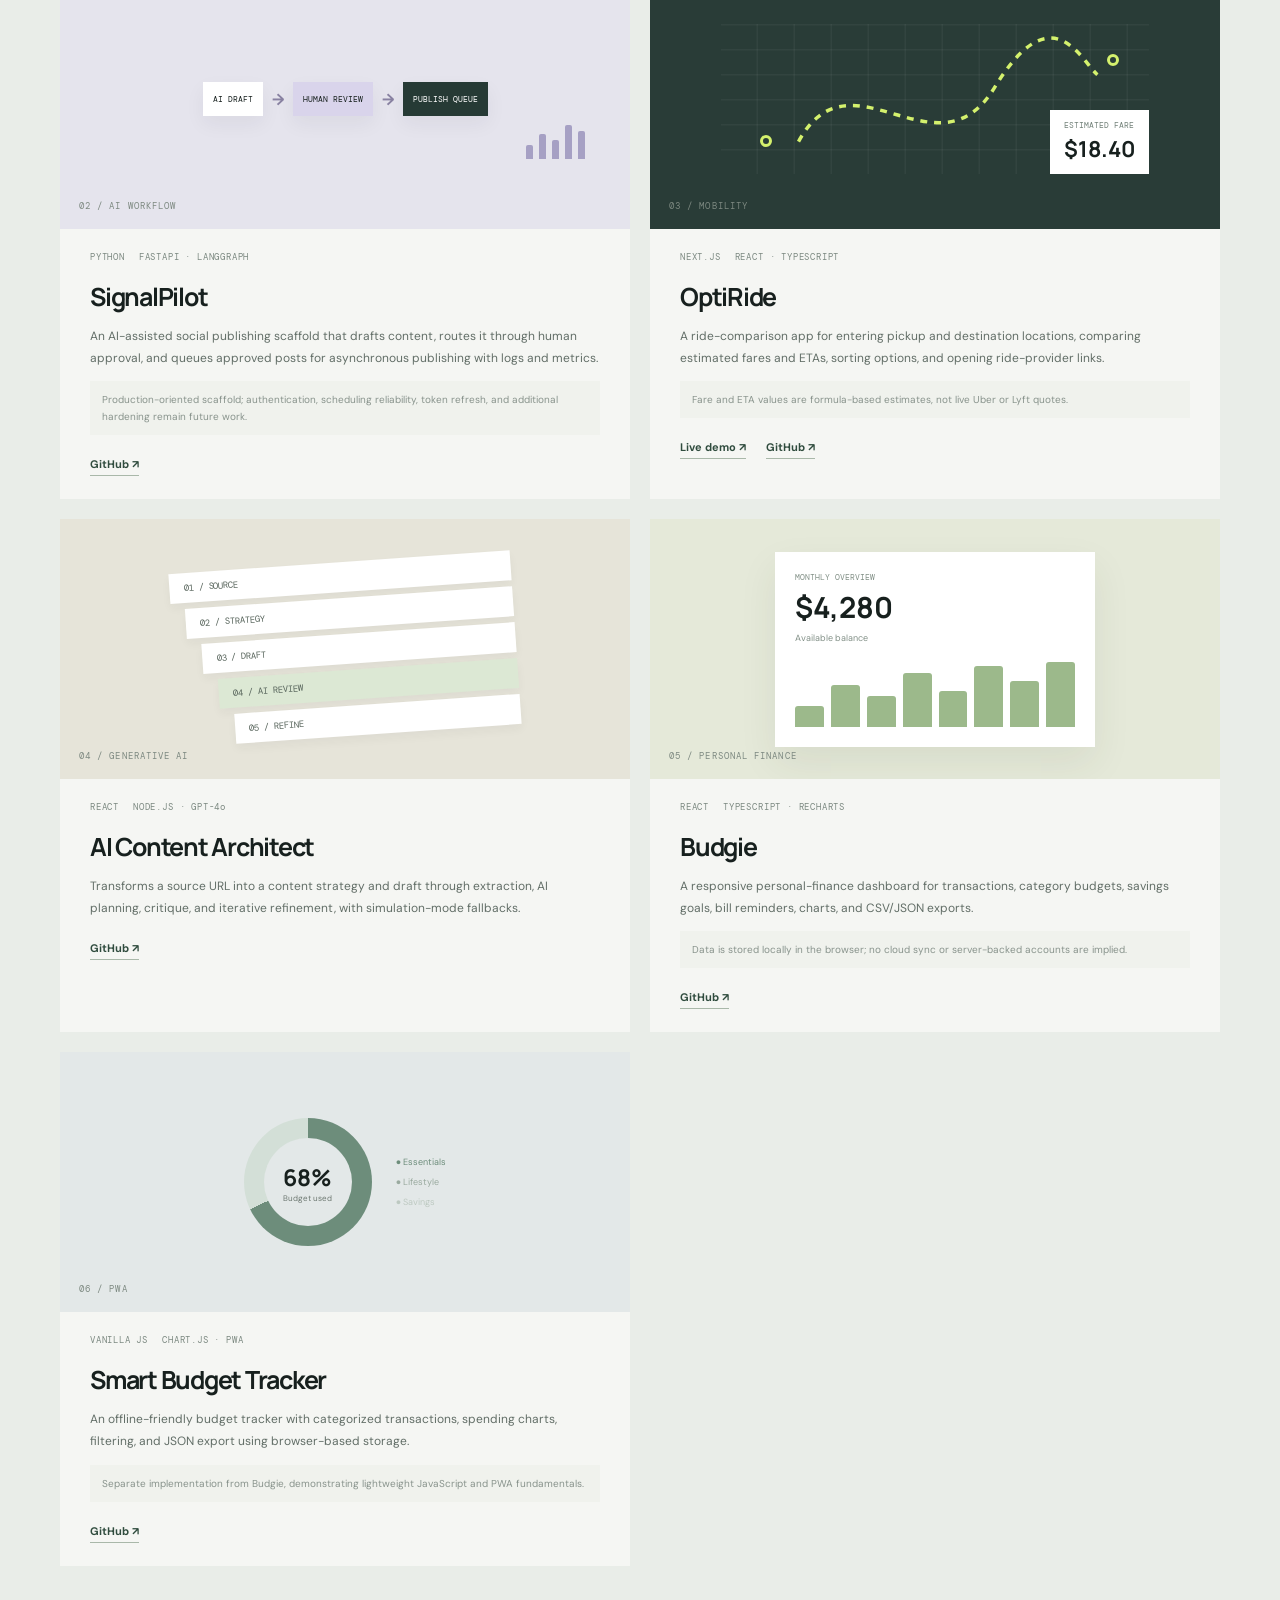
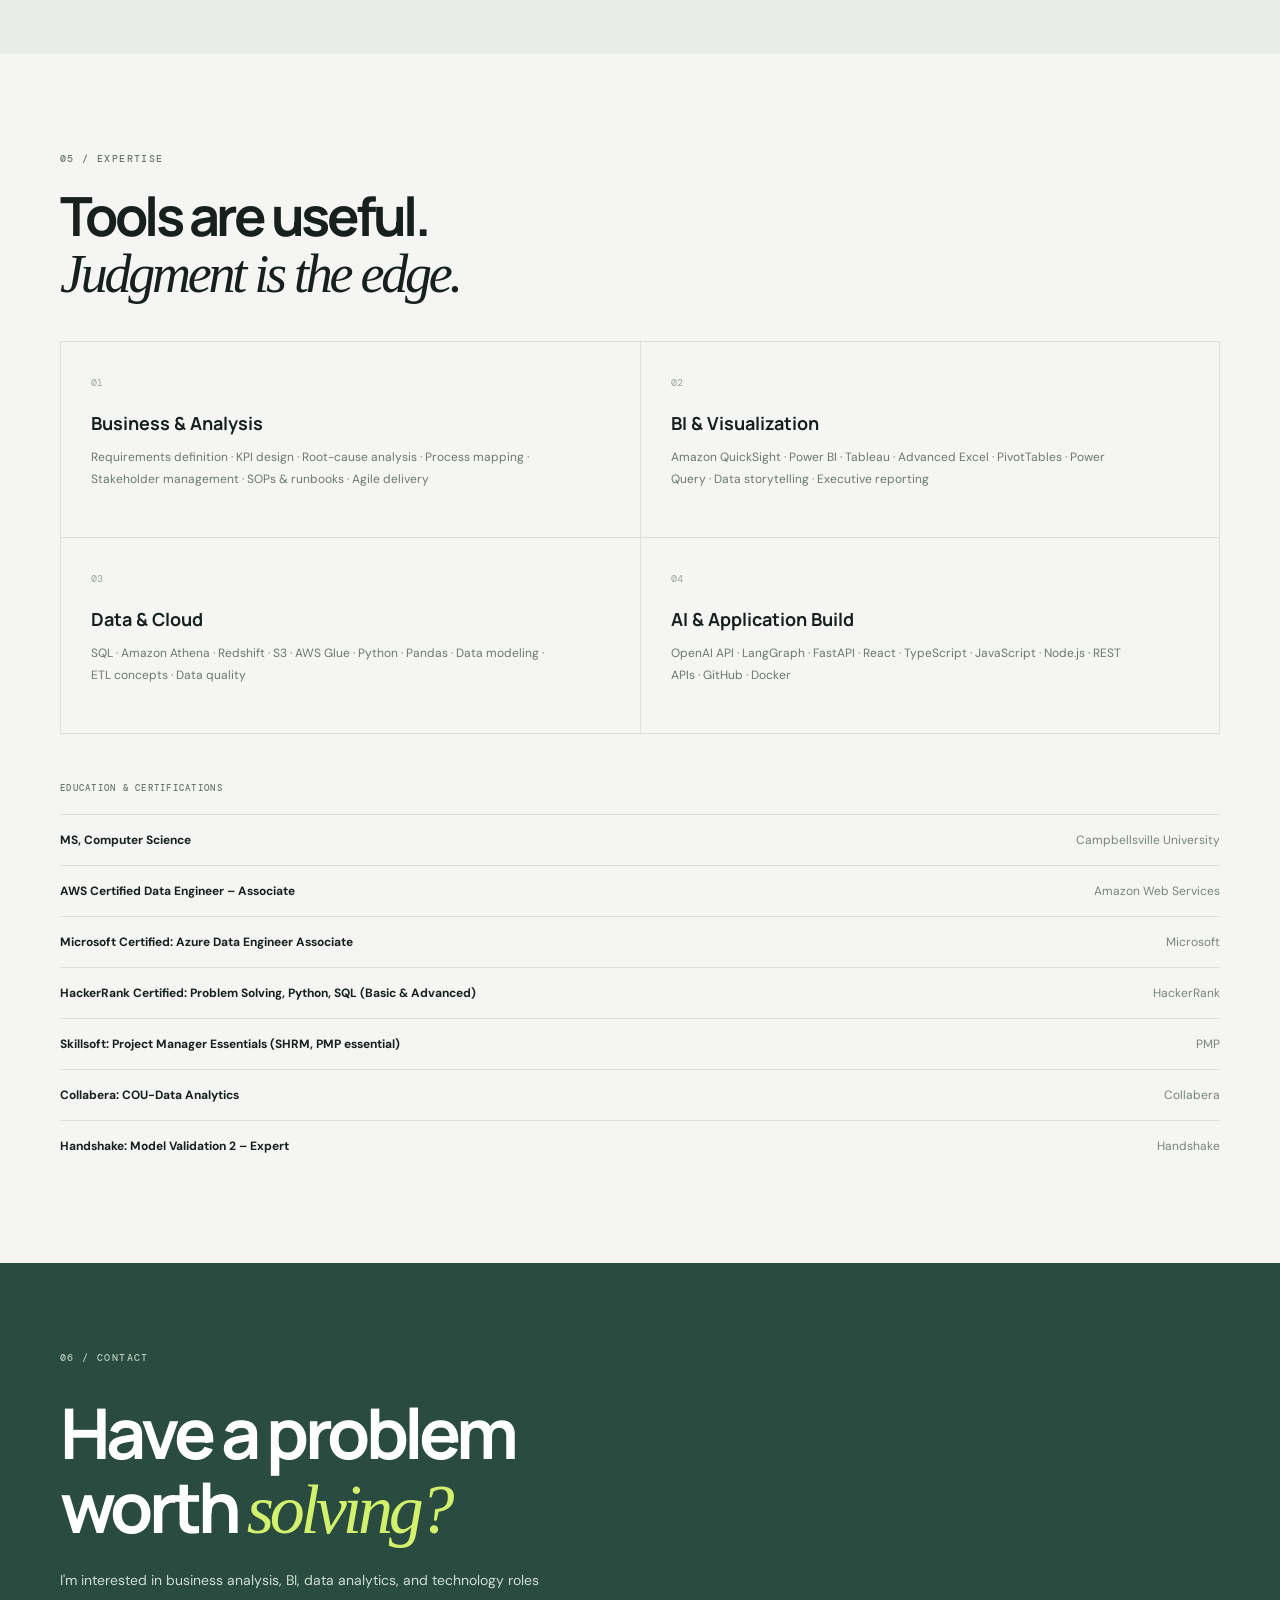
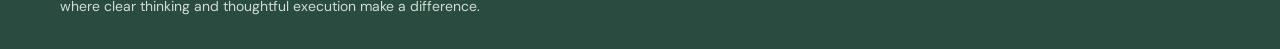
<file: experience.html>
<!doctype html>
<html lang="en"><head><meta charset="utf-8"><meta http-equiv="refresh" content="0; url=index.html#experience"><meta name="viewport" content="width=device-width, initial-scale=1"><title>Experience | Arbaz Ali Khan</title><link rel="canonical" href="index.html#experience"></head><body><p>Experience is now part of the <a href="index.html#experience">single-page portfolio</a>.</p></body></html>
</file>
<file: styles.css>
:root{--ink:#17201e;--muted:#69736e;--paper:#f5f6f3;--line:#dce1dc;--lime:#d4f16d;--green:#294b40;--serif:Georgia,serif;--sans:"DM Sans",Arial,sans-serif;--display:Manrope,Arial,sans-serif;--mono:"DM Mono",monospace}*{box-sizing:border-box}html{scroll-behavior:smooth;scroll-padding-top:85px}body{margin:0;background:var(--paper);color:var(--ink);font-family:var(--sans);-webkit-font-smoothing:antialiased}.page-shell{overflow:hidden}.section-wrap{width:min(1160px,calc(100% - 64px));margin:auto}.site-header{height:82px;width:min(1280px,calc(100% - 64px));margin:auto;display:flex;align-items:center;justify-content:space-between;border-bottom:1px solid var(--line);position:sticky;top:0;z-index:100;background:rgba(245,246,243,.94);backdrop-filter:blur(14px);-webkit-backdrop-filter:blur(14px)}.brand{display:flex;align-items:center;gap:12px;text-decoration:none;color:var(--ink);font:500 11px var(--mono);letter-spacing:.12em}.brand-mark{width:30px;height:30px;border-radius:50%;background:var(--ink);color:var(--lime);display:grid;place-items:center;font:700 15px var(--display)}.site-nav{display:flex;align-items:center;gap:34px}.site-nav a,.text-link,.contact-link{font-size:12px;text-decoration:none;color:var(--ink);font-weight:600}.site-nav a:hover,.text-link:hover,.contact-link:hover{color:#66822a}.nav-contact{padding:11px 15px;border:1px solid #b9c2ba;border-radius:3px}.nav-contact span{margin-left:8px}.menu-toggle{display:none}.eyebrow,.meta-label{font:500 10px var(--mono);letter-spacing:.14em;color:#6b7770}.eyebrow{display:flex;align-items:center;gap:10px}.status-dot{width:7px;height:7px;border-radius:50%;background:#8ba94b;box-shadow:0 0 0 4px #e6edd8}.hero{min-height:670px;padding:94px 0 84px;display:grid;grid-template-columns:1.1fr .9fr;align-items:center;gap:60px}.hero h1,.section-heading h2,.case-intro h2,.contact-wrap h2{font:700 clamp(48px,6vw,78px)/1.05 var(--display);letter-spacing:-.065em;margin:25px 0 24px}.hero h1 em,.section-heading h2 em,.case-intro h2 em,.contact-wrap h2 em{font-family:var(--serif);font-weight:400;letter-spacing:-.06em}.hero-lede{max-width:570px;color:#59645e;font-size:16px;line-height:1.8}.hero-actions,.contact-actions{display:flex;align-items:center;gap:28px;margin-top:34px}.button{display:inline-flex;align-items:center;gap:28px;padding:16px 20px;text-decoration:none;font-size:12px;font-weight:700;transition:transform .2s}.button:hover{transform:translateY(-2px)}.button-dark{background:var(--ink);color:white}.button-light{background:var(--lime);color:#23362c}.button span{font-size:17px}.text-link{border-bottom:1px solid #aab4ab;padding-bottom:5px}.hero-meta{display:flex;gap:54px;margin-top:68px}.hero-meta div{display:grid;gap:8px}.meta-label{font-size:9px}.hero-meta strong{font-size:11px;font-weight:600}.hero-visual{position:relative;max-width:420px;margin-left:auto;width:100%;padding:20px 22px 30px}.portrait-frame{position:relative;background:#e2e8e1;padding:12px;transform:rotate(2deg);box-shadow:0 24px 60px #25382b15}.portrait-frame img{display:block;width:100%;aspect-ratio:4/5;object-fit:cover}.portrait-caption{display:flex;justify-content:space-between;padding:12px 4px 2px;font:9px var(--mono);letter-spacing:.08em;color:#68756d}.orbit-note{position:absolute;background:#fff;box-shadow:0 12px 30px #263a2b14;padding:13px 16px;display:flex;align-items:center;gap:11px;font-size:10px;line-height:1.4;font-weight:600}.note-icon{width:27px;height:27px;background:#edf2e6;border-radius:50%;display:grid;place-items:center;font-size:15px}.note-top{top:11%;right:-15px}.note-bottom{bottom:15%;left:-30px}.hero-index{position:absolute;right:16px;bottom:0;font:10px var(--mono);color:#87918b}.signal-strip{background:var(--green);color:white}.signal-inner{width:min(1160px,calc(100% - 64px));margin:auto;min-height:70px;display:flex;align-items:center;gap:38px}.signal-inner>span{font:10px var(--mono);letter-spacing:.13em;color:#c2d2c7;white-space:nowrap}.signal-inner p{font-size:11px;color:#e6eee8;letter-spacing:.025em}.signal-inner b{color:var(--lime);padding:0 13px;font-weight:400}.about-section{padding:130px 0 135px;display:grid;grid-template-columns:.9fr 1.1fr;gap:100px}.section-heading h2{font-size:54px;margin-top:22px}.about-lede{font:400 26px/1.35 var(--display);letter-spacing:-.04em;margin:7px 0 24px;max-width:550px}.about-content>p:not(.about-lede):not(.footnote){color:#637068;font-size:14px;line-height:1.9;max-width:600px}.about-stats{display:flex;gap:46px;margin-top:40px;padding-top:28px;border-top:1px solid var(--line)}.about-stats div{display:grid;gap:8px}.about-stats strong{font:700 34px var(--display);letter-spacing:-.06em}.about-stats span{font-size:10px;line-height:1.6;color:#6c7771}.footnote{font-size:10px;color:#929b95;margin-top:24px}.experience-section,.work-section{background:#e9ede8;padding:120px 0 130px}.section-heading-row{display:flex;justify-content:space-between;align-items:end;gap:40px;margin-bottom:60px}.section-aside{max-width:300px;color:#6a756f;font-size:13px;line-height:1.8;margin:0 0 8px}.timeline{border-top:1px solid #cbd4cc}.timeline-item{display:grid;grid-template-columns:220px 1fr;gap:42px;padding:31px 0;border-bottom:1px solid #cbd4cc}.timeline-date{font:10px var(--mono);letter-spacing:.08em;color:#77837b;padding-top:7px}.timeline-main h3{font:700 19px var(--display);letter-spacing:-.035em;margin:0}.timeline-title{display:flex;align-items:center;gap:14px}.current-tag,.status-pill{font:9px var(--mono);letter-spacing:.1em;padding:6px 9px;background:#d8e7bd;color:#46602d;border-radius:2px}.company{font-size:11px;color:#77827a;margin:9px 0 16px}.timeline-main ul{margin:0;padding-left:17px;max-width:720px}.timeline-main li{font-size:12px;line-height:1.8;color:#5d6962;padding:3px 0}.impact-line{font-size:11px;color:#425d42;font-weight:700;margin:14px 0 0}.featured-case,.skills-section{padding:126px 0 135px}.case-topline{display:flex;align-items:center;justify-content:space-between}.status-pill{background:#e8eadf;color:#647052}.case-intro{display:grid;grid-template-columns:1fr .7fr;gap:80px;align-items:end;margin:35px 0 58px}.case-intro h2{font-size:54px;margin:0}.case-label{font:10px var(--mono);letter-spacing:.12em;color:#758078}.case-summary{font-size:14px;line-height:1.8;color:#5f6a64;max-width:400px}.architecture{display:grid;grid-template-columns:1fr 25px 1fr 25px 1fr 25px 1.15fr 25px 1fr;align-items:center;gap:8px;padding:30px;background:#e9ede8;border:1px solid #dce3dc}.arch-node{min-height:112px;background:#fff;padding:15px 12px;display:flex;flex-direction:column;justify-content:space-between;border:1px solid #e1e6e1}.arch-node>span{font:9px var(--mono);color:#98a29a}.arch-node strong{font:700 12px var(--display)}.arch-node small{font-size:9px;color:#7b867f}.arch-node-accent{background:var(--green);color:white;border-color:var(--green)}.arch-node-accent>span,.arch-node-accent small{color:#c5d6ca}.arch-arrow{text-align:center;color:#7c897f;font-size:17px}.case-bottom{display:grid;grid-template-columns:1fr 1fr;gap:60px;margin-top:34px}.case-bottom p{font-size:12px;line-height:1.8;color:#68746d;max-width:470px}.case-disclaimer{font-size:10px;color:#929b95;margin-top:24px}.work-section{padding:120px 0 135px}.project-grid{display:grid;grid-template-columns:1fr 1fr;gap:26px}.project-card{background:var(--paper);display:flex;flex-direction:column;min-width:0}.project-featured{grid-column:span 2;display:grid;grid-template-columns:1.05fr .95fr}.project-visual{min-height:260px;position:relative;overflow:hidden;display:grid;place-items:center}.project-featured .project-visual{min-height:360px}.visual-index{position:absolute;bottom:17px;left:19px;font:9px var(--mono);letter-spacing:.12em;color:#7d8981}.visual-cards{background:#dce7dc}.mini-window{width:74%;max-width:430px;background:#fff;padding:15px;box-shadow:0 20px 50px #1a30251c;transform:rotate(-2deg)}.mini-top{display:flex;align-items:center;gap:5px;border-bottom:1px solid #edf0ed;padding-bottom:12px}.mini-top i{width:5px;height:5px;background:#c6cec7;border-radius:50%}.mini-top span{font:8px var(--mono);margin-left:10px;color:#7b877f}.mini-card-row{display:flex;gap:10px;margin:18px 0}.mini-bank-card{flex:1;aspect-ratio:1.65;border-radius:7px;padding:12px;color:#fff;font:9px var(--mono);display:flex;flex-direction:column;justify-content:space-between}.mini-bank-card b{font-size:9px}.blue-card{background:#536e8b}.dark-card{background:#202d32}.mini-reward{display:grid;grid-template-columns:1fr auto;align-items:center;padding:14px;background:#f2f5ed}.mini-reward span,.mini-reward small{font:8px var(--mono);color:#718075}.mini-reward strong{grid-row:span 2;font:700 27px var(--display);color:#3d624a}.visual-signal{background:#e5e4ed}.signal-flow{display:flex;align-items:center;gap:9px}.flow-chip{background:#fff;padding:12px 10px;font:8px var(--mono);box-shadow:0 8px 20px #25213c0e}.signal-flow b{color:#8982a2}.review-chip{background:#d9d4eb}.publish-chip{background:#263a35;color:#fff}.signal-bars{position:absolute;bottom:70px;right:45px;display:flex;gap:6px;align-items:end;height:38px}.signal-bars i{width:7px;background:#a6a0c4;border-radius:2px 2px 0 0}.signal-bars i:nth-child(1){height:14px}.signal-bars i:nth-child(2){height:25px}.signal-bars i:nth-child(3){height:19px}.signal-bars i:nth-child(4){height:34px}.signal-bars i:nth-child(5){height:28px}.visual-opti{background:#293c37}.route-map{width:75%;height:150px;position:relative;background:repeating-linear-gradient(0deg,transparent 0 23px,#ffffff0b 24px 25px),repeating-linear-gradient(90deg,transparent 0 35px,#ffffff0b 36px 37px)}.route-map svg{position:absolute;inset:8px;width:100%;height:100%}.route-pin{position:absolute;z-index:2;width:12px;height:12px;border:3px solid var(--lime);background:#293c37;border-radius:50%}.pin-a{left:9%;bottom:18%}.pin-b{right:7%;top:20%}.fare-chip{position:absolute;right:0;bottom:0;background:#fff;padding:10px 14px;display:grid;gap:4px}.fare-chip small{font:8px var(--mono);color:#718078}.fare-chip strong{font:700 22px var(--display)}.visual-content{background:#e6e4d9}.content-stack{display:grid;gap:6px;width:60%;transform:rotate(-4deg)}.content-stack span{padding:9px 14px;background:#fff;font:9px var(--mono);color:#58655c;box-shadow:0 5px 10px #26382a0b}.content-stack span:nth-child(2){margin-left:14px}.content-stack span:nth-child(3){margin-left:28px}.content-stack span:nth-child(4){margin-left:42px;background:#dce8d4}.content-stack span:nth-child(5){margin-left:56px}.visual-budgie{background:#e5e9d9}.budget-ui{width:70%;max-width:320px;background:#fff;padding:20px;box-shadow:0 16px 36px #2e422314}.budget-total{display:grid;gap:5px}.budget-total small{font:8px var(--mono);color:#829087}.budget-total strong{font:700 29px var(--display)}.budget-total span{font-size:9px;color:#829087}.budget-chart{height:65px;display:flex;align-items:end;gap:7px;margin-top:18px}.budget-chart i{flex:1;background:#9cb98b;border-radius:3px 3px 0 0}.budget-chart i:nth-child(1){height:32%}.budget-chart i:nth-child(2){height:65%}.budget-chart i:nth-child(3){height:48%}.budget-chart i:nth-child(4){height:82%}.budget-chart i:nth-child(5){height:55%}.budget-chart i:nth-child(6){height:93%}.budget-chart i:nth-child(7){height:71%}.budget-chart i:nth-child(8){height:100%}.visual-budget{background:#e3e8e8;display:flex;align-items:center;justify-content:center;gap:24px}.budget-donut{width:128px;height:128px;border-radius:50%;background:conic-gradient(#6d8d7b 0 68%,#d3dfd7 68% 100%);display:grid;place-items:center}.budget-donut>div{width:88px;height:88px;background:#e3e8e8;border-radius:50%;display:grid;place-content:center;text-align:center}.budget-donut strong{font:700 23px var(--display)}.budget-donut small{font-size:8px;color:#6c7770}.budget-legend{display:grid;gap:8px;font-size:9px;color:#68756d}.budget-legend span:first-child{color:#6d8d7b}.budget-legend span:nth-child(2){color:#9aaa9f}.budget-legend span:nth-child(3){color:#bdc9c1}.project-content{padding:28px 30px 30px}.project-featured .project-content{padding:38px}.project-meta{display:flex;flex-wrap:wrap;gap:14px;font:9px var(--mono);letter-spacing:.09em;color:#7c8981}.project-content h3{font:700 25px var(--display);letter-spacing:-.05em;margin:16px 0 10px}.project-content>p:not(.accuracy-note){font-size:12px;line-height:1.8;color:#626e67;max-width:570px}.accuracy-note{font-size:10px;line-height:1.7;color:#88938c;background:#f0f2ed;padding:10px 12px}.project-links{display:flex;gap:20px;margin-top:22px}.project-links a{font-size:11px;font-weight:700;color:#304c3e;text-decoration:none;border-bottom:1px solid #a9b8a9;padding-bottom:4px}.project-links a:hover{color:#7b963a}.skills-section{padding:130px 0}.skills-section .section-heading{margin-bottom:55px}.skills-grid{display:grid;grid-template-columns:1fr 1fr;border-top:1px solid var(--line);border-left:1px solid var(--line)}.skill-group{padding:28px 30px 35px;border-right:1px solid var(--line);border-bottom:1px solid var(--line);min-height:190px}.skill-number{font:10px var(--mono);color:#9aa49c}.skill-group h3{font:700 18px var(--display);margin:20px 0 10px}.skill-group p{font-size:12px;line-height:1.8;color:#6c7770;max-width:460px}.certifications{margin-top:70px}.certifications>.meta-label{display:block;margin-bottom:20px}.cert-row{display:flex;justify-content:space-between;gap:20px;padding:17px 0;border-top:1px solid var(--line);font-size:12px}.cert-row span{color:#78837c}.contact-section{background:var(--green);color:white;padding:105px 0 30px}.contact-wrap h2{font-size:70px;margin:32px 0 22px}.contact-wrap .eyebrow{color:#b7c9bc}.contact-wrap h2 em{color:var(--lime)}.contact-lede{max-width:490px;color:#d0ddd3;font-size:14px;line-height:1.8}.contact-wrap .contact-actions{margin-top:32px}.contact-link{color:#e3ece5;border-bottom:1px solid #9eb1a2;padding-bottom:5px}.contact-footer{display:flex;justify-content:space-between;border-top:1px solid #ffffff30;margin-top:115px;padding:22px 0 5px;font:9px var(--mono);letter-spacing:.12em;color:#b9c9bd}@media(max-width:850px){.hero{gap:25px;min-height:590px}.hero h1{font-size:58px}.hero-meta{gap:25px}.about-section{gap:50px}.architecture{grid-template-columns:1fr;gap:7px}.arch-node{min-height:75px}.arch-arrow{transform:rotate(90deg)}.case-intro{gap:35px}.project-featured{grid-template-columns:1fr}.project-featured .project-visual{min-height:300px}.project-featured .project-content{padding:30px}.section-heading h2,.case-intro h2{font-size:48px}}@media(max-width:650px){.section-wrap,.site-header,.signal-inner{width:calc(100% - 40px)}.site-header{height:70px;width:100%;padding:0 20px;background:rgba(245,246,243,.96)}.menu-toggle{display:flex;width:38px;height:38px;border:1px solid var(--line);background:transparent;align-items:center;justify-content:center;flex-direction:column;gap:5px}.menu-toggle span{width:15px;height:1px;background:var(--ink)}.site-nav{display:none;position:absolute;top:69px;left:-20px;right:-20px;background:var(--paper);padding:22px 20px 26px;border-bottom:1px solid var(--line);flex-direction:column;align-items:flex-start;gap:22px}.site-nav.open{display:flex}.hero{grid-template-columns:1fr;padding:65px 0 72px;gap:45px}.hero h1{font-size:clamp(48px,13vw,65px)}.hero-lede{font-size:14px}.hero-meta{margin-top:48px;gap:30px}.hero-visual{max-width:330px;margin:0 auto}.note-top{right:-8px}.note-bottom{left:-12px}.signal-inner{display:block;padding:18px 0}.signal-inner p{line-height:2}.signal-inner b{padding:0 6px}.about-section{padding:82px 0;grid-template-columns:1fr;gap:30px}.section-heading h2,.case-intro h2{font-size:43px}.about-lede{font-size:23px}.about-stats{gap:25px}.about-stats strong{font-size:28px}.about-stats span{font-size:9px}.experience-section,.work-section{padding:82px 0}.section-heading-row{display:block;margin-bottom:40px}.section-aside{margin-top:22px}.timeline-item{grid-template-columns:1fr;gap:10px;padding:24px 0}.timeline-date{padding:0}.timeline-main h3{font-size:18px}.timeline-main li{font-size:11px}.featured-case{padding:82px 0}.case-intro{grid-template-columns:1fr;gap:20px;margin:30px 0}.case-bottom{grid-template-columns:1fr;gap:12px}.architecture{padding:16px}.project-grid{grid-template-columns:1fr;gap:18px}.project-featured{grid-column:span 1}.project-visual,.project-featured .project-visual{min-height:240px}.project-content,.project-featured .project-content{padding:23px}.project-content h3{font-size:23px}.skills-section{padding:85px 0}.skills-grid{grid-template-columns:1fr}.skill-group{min-height:auto;padding:23px}.certifications{margin-top:48px}.cert-row{display:grid;gap:6px}.contact-section{padding:80px 0 20px}.contact-wrap h2{font-size:56px}.contact-footer{margin-top:80px;gap:12px;flex-wrap:wrap;font-size:8px}.hero-actions{gap:20px}.button{padding:14px 15px;gap:17px}.text-link{font-size:11px}}@media(prefers-reduced-motion:reduce){html{scroll-behavior:auto}*,*::before,*::after{transition:none!important;animation:none!important}}

/* Portfolio refinements: reliable sticky navigation and tighter vertical rhythm */
.page-shell{overflow:clip}
.site-header{position:sticky;top:0;z-index:100;width:100%;max-width:none;padding:0 max(32px,calc((100% - 1280px)/2));margin:0;background:rgba(245,246,243,.96);box-shadow:0 1px 0 rgba(23,32,30,.04)}
html{scroll-padding-top:92px}
.hero{min-height:570px;padding-top:62px;padding-bottom:58px}
.about-section{padding-top:88px;padding-bottom:92px}
.experience-section,.work-section{padding-top:82px;padding-bottom:88px}
.featured-case{padding-top:86px;padding-bottom:90px}
.skills-section{padding-top:88px;padding-bottom:92px}
.contact-section{padding-top:78px}
.section-heading-row{margin-bottom:42px}
.timeline-item{padding-top:23px;padding-bottom:23px}
.case-intro{margin-top:25px;margin-bottom:38px}
.case-bottom{margin-top:24px}
.project-grid{gap:20px}
.project-content{padding-top:22px;padding-bottom:23px}
.project-featured .project-content{padding:30px}
.skills-section .section-heading{margin-bottom:38px}
.certifications{margin-top:48px}
.contact-footer{margin-top:72px}
@media(max-width:850px){
 .site-header{padding-left:24px;padding-right:24px}
 .hero{min-height:520px;padding-top:48px;padding-bottom:48px}
 .about-section,.experience-section,.work-section,.featured-case,.skills-section{padding-top:68px;padding-bottom:72px}
}
@media(max-width:650px){
 .site-header{height:70px;padding:0 20px}
 .site-nav{left:0;right:0}
 .hero{padding-top:46px;padding-bottom:54px}
 .about-section,.experience-section,.work-section,.featured-case,.skills-section{padding-top:58px;padding-bottom:62px}
 .contact-section{padding-top:62px}
 .contact-actions{align-items:flex-start;flex-direction:column;gap:14px}
 .contact-actions .button{max-width:100%;overflow-wrap:anywhere}
}


/* Two-page portfolio layout */
.page-intro{padding:76px 0 38px}
.page-intro h1{font:700 clamp(42px,5.5vw,68px)/1.05 var(--display);letter-spacing:-.065em;margin:20px 0 14px}
.page-intro h1 em{font-family:var(--serif);font-weight:400}
.page-intro>p:last-child{max-width:560px;color:#69756d;font-size:14px;line-height:1.8}
.compact-contact{padding-top:58px}
.compact-contact .contact-wrap h2{font-size:clamp(44px,5vw,62px);margin:22px 0}
.compact-contact .contact-footer{margin-top:48px}
.compact-contact .contact-footer a{font:inherit}
@media(max-width:650px){
 .page-intro{padding:48px 0 24px}
 .compact-contact{padding-top:50px}
 .compact-contact .contact-footer{margin-top:34px}
}


/* Single-page portfolio navigation and persistent section portrait */
html{scroll-behavior:smooth;scroll-padding-top:104px}
.site-nav a.nav-home{color:var(--green);font-weight:800}
.scroll-profile{position:fixed;z-index:80;left:clamp(18px,3vw,46px);top:132px;width:clamp(170px,17vw,220px);opacity:0;visibility:hidden;transform:translateY(12px);transition:opacity .25s ease,transform .25s ease,visibility .25s}
.scroll-profile.is-visible{opacity:1;visibility:visible;transform:translateY(0)}
.scroll-profile-frame{background:#fff;padding:9px 9px 13px;box-shadow:0 12px 40px rgba(23,32,30,.12);border:1px solid var(--line)}
.scroll-profile img{display:block;width:100%;aspect-ratio:3/4;object-fit:cover;object-position:center 24%}
.scroll-profile span,.scroll-profile small{display:block;margin:10px 3px 0;font:9px var(--mono);letter-spacing:.1em;color:var(--ink)}
.scroll-profile small{margin-top:4px;color:#78847c;font-size:8px}
body.profile-active .section-wrap{width:min(980px,calc(100% - clamp(300px,25vw,370px)));margin-left:clamp(280px,23vw,350px);margin-right:32px}
.page-scroll-controls{position:fixed;z-index:120;right:18px;bottom:28px;display:flex;flex-direction:column;gap:8px}
.page-scroll-controls button{width:58px;min-height:58px;border:1px solid #cfd7cf;background:rgba(255,255,255,.94);color:var(--green);display:flex;flex-direction:column;align-items:center;justify-content:center;gap:2px;cursor:pointer;box-shadow:0 5px 18px rgba(23,32,30,.09);transition:background .2s,color .2s,transform .2s}
.page-scroll-controls button:hover{background:var(--green);color:#fff;transform:translateY(-2px)}
.page-scroll-controls button span{font-size:19px;line-height:1}
.page-scroll-controls button small{font:7px var(--mono);letter-spacing:.06em}
@media(max-width:850px){
 .scroll-profile{left:12px;width:130px;top:112px}
 body.profile-active .section-wrap{width:calc(100% - 175px);margin-left:155px;margin-right:20px}
}
@media(max-width:650px){
 .scroll-profile{display:block;left:8px;top:84px;width:54px}
 .scroll-profile-frame{padding:3px 3px 5px}
 .scroll-profile span,.scroll-profile small{display:none}
 body.profile-active .section-wrap{width:calc(100% - 94px);margin-left:82px;margin-right:12px}
 .page-scroll-controls{right:8px;bottom:14px;gap:6px}
 .page-scroll-controls button{width:42px;min-height:44px}
 .page-scroll-controls button small{font-size:6px}
 .site-nav a.nav-home{display:block}
}
</file>
